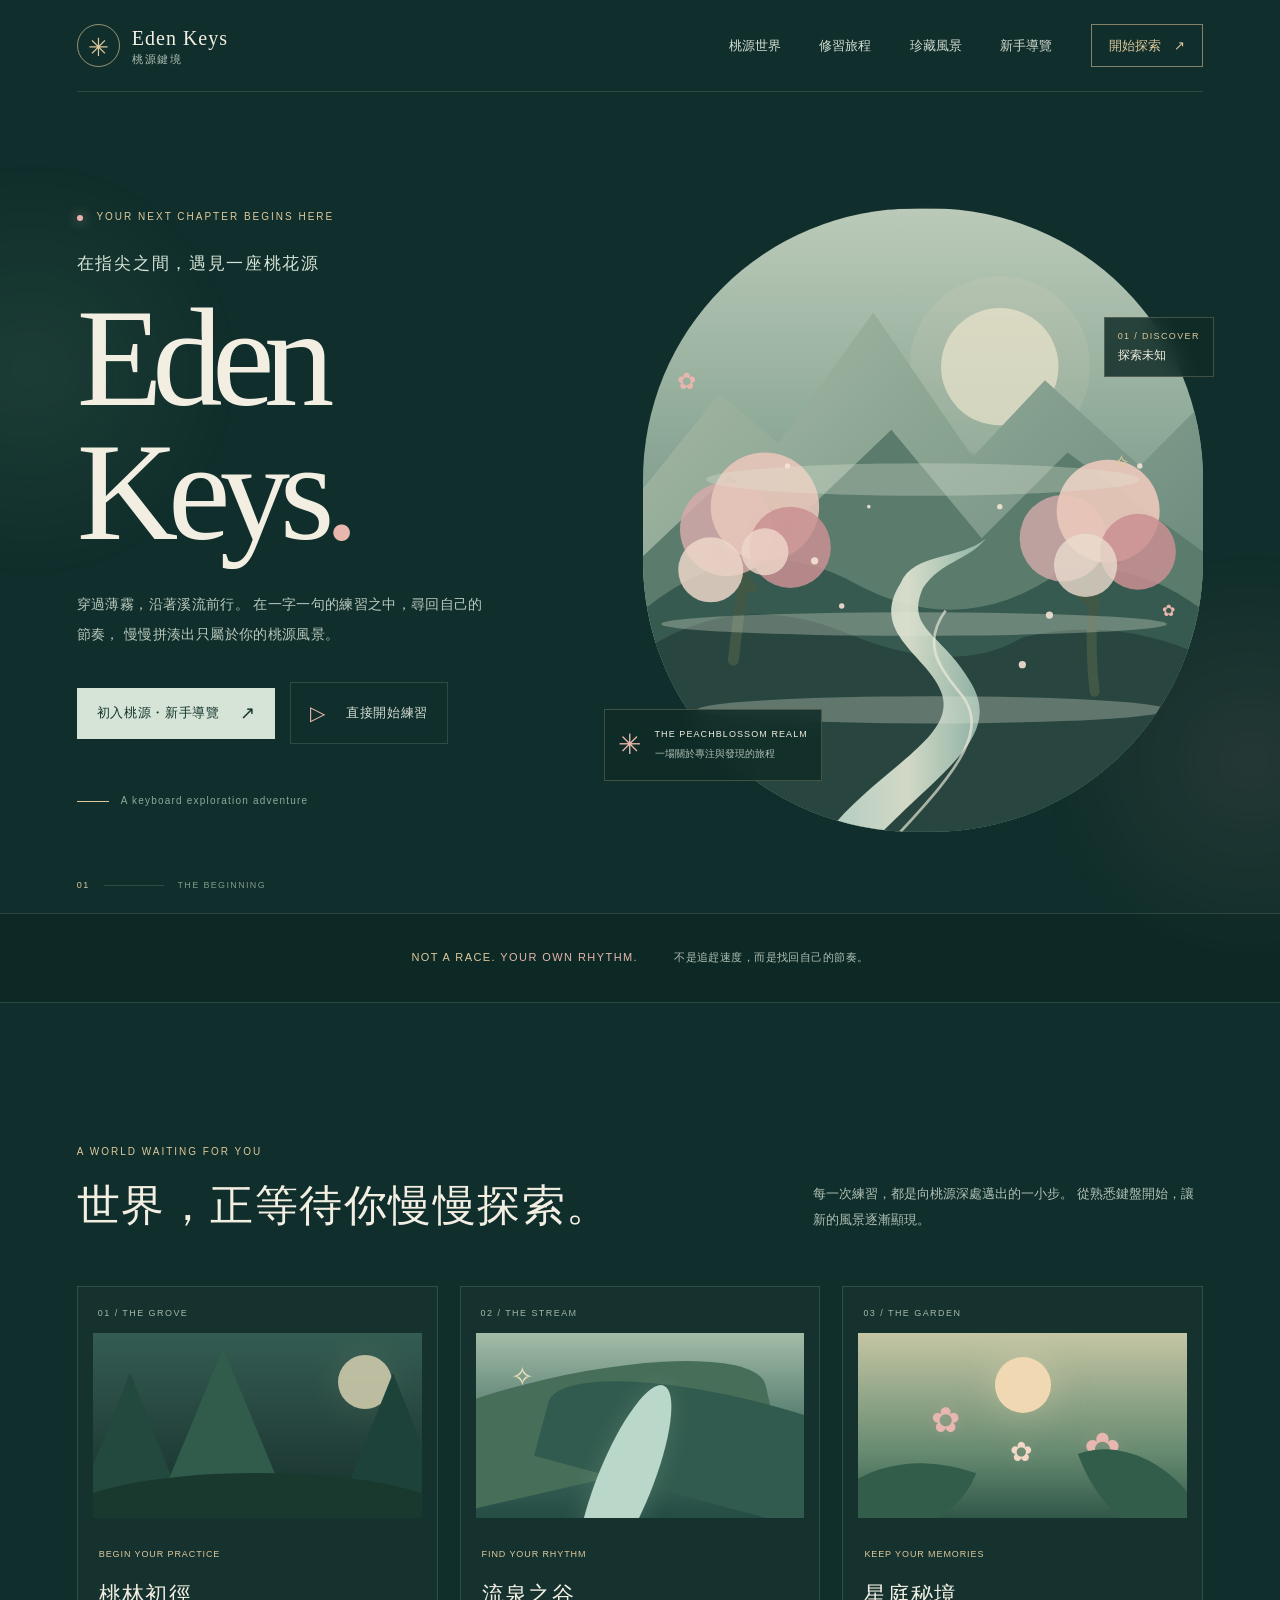
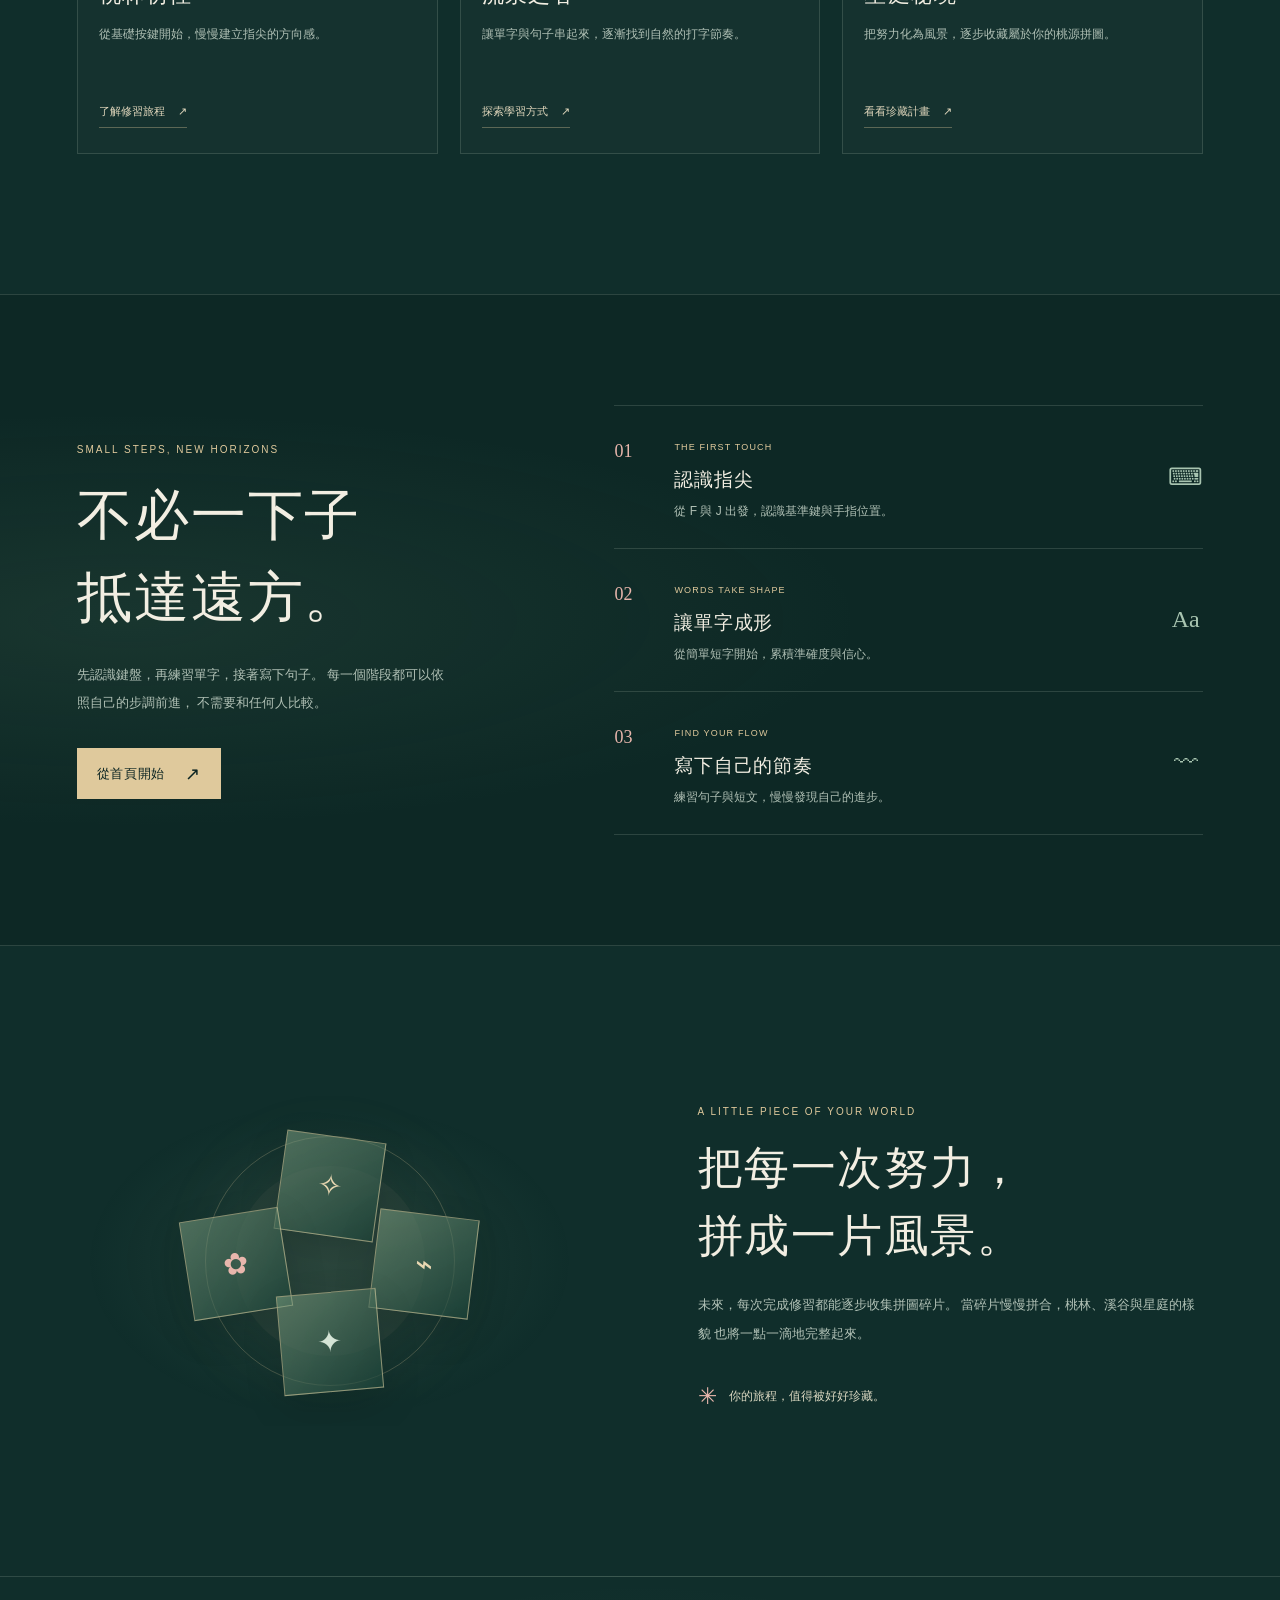
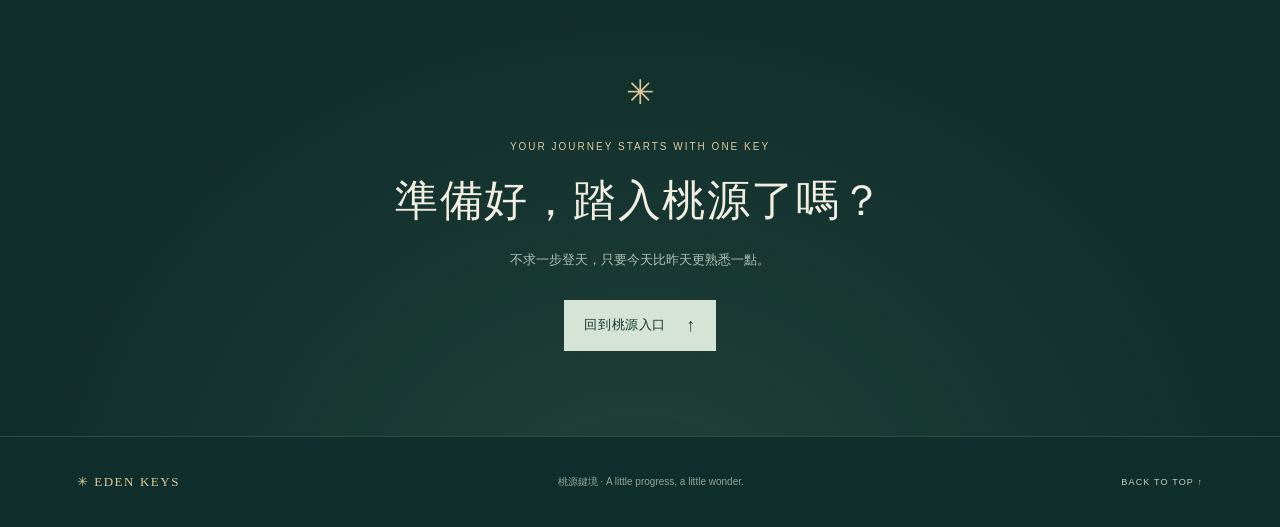
<file: index.html>
<!DOCTYPE html>
<html lang="zh-Hant">
<head>
  <meta charset="UTF-8">
  <meta name="viewport" content="width=device-width, initial-scale=1.0">

  <meta
    name="description"
    content="Eden Keys 桃源鍵境：在靜謐的桃源世界中探索英文打字，練習指法，收集屬於你的風景。"
  >

  <meta name="theme-color" content="#102e2b">

  <title>Eden Keys｜桃源鍵境</title>

  <link rel="stylesheet" href="css/style.css">
  <script src="js/main.js" defer></script>
</head>

<body>
  <div class="ambient ambient-one" aria-hidden="true"></div>
  <div class="ambient ambient-two" aria-hidden="true"></div>

  <header class="site-header">
    <a class="brand" href="#home" aria-label="Eden Keys 首頁">
      <span class="brand-mark" aria-hidden="true">✳</span>
      <span class="brand-copy">
        <strong>Eden Keys</strong>
        <small>桃源鍵境</small>
      </span>
    </a>

    <button
      class="menu-toggle"
      id="menu-toggle"
      type="button"
      aria-label="開啟導覽選單"
      aria-expanded="false"
      aria-controls="site-nav"
    >
      <span></span>
      <span></span>
      <span></span>
    </button>
    
<nav class="site-nav" id="site-nav" aria-label="主要導覽">
  <a href="#world">桃源世界</a>
  <a href="#journey">修習旅程</a>
  <a href="#collection">珍藏風景</a>
  <a href="onboarding.html">新手導覽</a>
  <a class="nav-cta" href="practice.html">開始探索 <span>↗</span></a>
</nav>

  </header>

  <main>
    <section class="hero section-shell" id="home">
      <div class="hero-copy">
        <div class="eyebrow">
          <span class="status-dot"></span>
          YOUR NEXT CHAPTER BEGINS HERE
        </div>

        <p class="hero-kicker">在指尖之間，遇見一座桃花源</p>

        <h1>
          Eden
          <span class="title-second-line">Keys<span class="title-period">.</span></span>
        </h1>

        <p class="hero-description">
          穿過薄霧，沿著溪流前行。
          在一字一句的練習之中，尋回自己的節奏，
          慢慢拼湊出只屬於你的桃源風景。
        </p>
        
         <div class="hero-actions" id="begin">
         <a class="button button-primary" href="onboarding.html">
         <span>初入桃源・新手導覽</span>
         <span class="button-arrow" aria-hidden="true">↗</span>
       </a>

         <a class="button button-quiet" href="practice.html">
            <span class="play-icon" aria-hidden="true">▷</span>
             直接開始練習
        </a>
        </div>

        <div class="hero-note">
          <span class="note-line"></span>
          <span>A keyboard exploration adventure</span>
        </div>
      </div>

      <div class="hero-art" aria-label="桃源意境插畫">
        <div class="art-orbit orbit-one"></div>
        <div class="art-orbit orbit-two"></div>

        <div class="moon"></div>

        <div class="art-label label-top">
          <span>01 / DISCOVER</span>
          <span>探索未知</span>
        </div>

        <svg
          class="landscape"
          viewBox="0 0 620 690"
          role="img"
          aria-label="青綠山谷、桃花樹與流向遠方的溪流"
          xmlns="http://www.w3.org/2000/svg"
        >
          <defs>
            <linearGradient id="sky" x1="0" y1="0" x2="0" y2="1">
              <stop offset="0%" stop-color="#b9cbb5" />
              <stop offset="50%" stop-color="#789e8a" />
              <stop offset="100%" stop-color="#315f56" />
            </linearGradient>

            <linearGradient id="mountain" x1="0" y1="0" x2="1" y2="1">
              <stop offset="0%" stop-color="#a4bca3" />
              <stop offset="100%" stop-color="#547f70" />
            </linearGradient>

            <linearGradient id="water" x1="0" y1="0" x2="1" y2="0">
              <stop offset="0%" stop-color="#b8d9cb" />
              <stop offset="50%" stop-color="#e0e6ce" />
              <stop offset="100%" stop-color="#8cb9a9" />
            </linearGradient>

            <clipPath id="art-clip">
              <rect x="0" y="0" width="620" height="690" rx="300" />
            </clipPath>
          </defs>

          <g clip-path="url(#art-clip)">
            <rect width="620" height="690" fill="url(#sky)" />

            <circle cx="395" cy="175" r="100" fill="#e5d9b7" opacity=".13" />
            <circle cx="395" cy="175" r="65" fill="#f3e9c9" opacity=".65" />

            <path
              d="M0 310 L85 205 L150 260 L255 115 L365 275
                 L445 190 L550 285 L620 215 L620 690 L0 690 Z"
              fill="url(#mountain)"
            />

            <path
              d="M0 385 L95 295 L165 350 L275 245 L375 365
                 L470 270 L620 380 L620 690 L0 690 Z"
              fill="#557e6b"
            />

            <path
              d="M0 445 Q115 350 235 415
                 T465 400 Q550 390 620 445
                 L620 690 L0 690 Z"
              fill="#315c50"
            />

            <path
              d="M0 490 Q105 420 225 470
                 T420 475 Q520 450 620 495
                 L620 690 L0 690 Z"
              fill="#23483f"
            />

            <path
              d="M265 690
                 C340 615 400 580 360 520
                 C330 470 290 465 310 420
                 C330 390 360 390 380 365
                 C350 390 300 380 285 415
                 C250 470 315 495 330 535
                 C350 585 260 620 205 690 Z"
              fill="url(#water)"
              opacity=".92"
            />

            <path
              d="M285 690
                 C350 620 385 575 350 535
                 C325 505 310 480 335 445"
              fill="none"
              stroke="#f1efd9"
              stroke-width="3"
              opacity=".65"
            />

            <g class="tree tree-left">
              <path
                d="M100 500 Q110 410 125 340
                   M120 420 L80 375 M119 395 L160 350"
                fill="none"
                stroke="#3e5944"
                stroke-width="12"
                stroke-linecap="round"
              />
              <circle cx="93" cy="355" r="52" fill="#dca9a9" opacity=".85" />
              <circle cx="135" cy="330" r="60" fill="#edc5b5" opacity=".9" />
              <circle cx="163" cy="375" r="45" fill="#d48d91" opacity=".85" />
              <circle cx="75" cy="400" r="36" fill="#f0d5c3" opacity=".85" />
              <circle cx="135" cy="380" r="26" fill="#f4d8c8" opacity=".8" />
            </g>

            <g class="tree tree-right">
              <path
                d="M500 535 Q490 450 510 365
                   M500 440 L460 405 M500 410 L545 370"
                fill="none"
                stroke="#3e5944"
                stroke-width="11"
                stroke-linecap="round"
              />
              <circle cx="465" cy="365" r="48" fill="#dca9a9" opacity=".8" />
              <circle cx="515" cy="335" r="57" fill="#f0c7b7" opacity=".92" />
              <circle cx="548" cy="380" r="42" fill="#d48d91" opacity=".85" />
              <circle cx="490" cy="395" r="35" fill="#eddbcb" opacity=".8" />
            </g>

            <g fill="#f7e3d0" opacity=".9">
              <circle cx="190" cy="390" r="4" />
              <circle cx="220" cy="440" r="3" />
              <circle cx="450" cy="450" r="4" />
              <circle cx="395" cy="330" r="3" />
              <circle cx="160" cy="285" r="3" />
              <circle cx="420" cy="505" r="4" />
              <circle cx="250" cy="330" r="2" />
              <circle cx="550" cy="285" r="3" />
            </g>

            <g fill="#e3e7d4" opacity=".3">
              <ellipse cx="310" cy="300" rx="240" ry="18" />
              <ellipse cx="300" cy="460" rx="280" ry="13" />
              <ellipse cx="320" cy="555" rx="260" ry="15" />
            </g>
          </g>
        </svg>

        <div class="art-label label-bottom">
          <span class="label-symbol">✳</span>
          <span>
            <strong>THE PEACHBLOSSOM REALM</strong>
            <small>一場關於專注與發現的旅程</small>
          </span>
        </div>

        <span class="floating-petal petal-one" aria-hidden="true">✿</span>
        <span class="floating-petal petal-two" aria-hidden="true">✿</span>
        <span class="floating-petal petal-three" aria-hidden="true">✧</span>
      </div>

      <div class="hero-index">
        <span>01</span>
        <span class="index-rule"></span>
        <span>THE BEGINNING</span>
      </div>
    </section>

    <section class="intro-strip">
      <p>NOT A RACE. <span>YOUR OWN RHYTHM.</span></p>
      <p>不是追趕速度，而是找回自己的節奏。</p>
    </section>

    <section class="world-section section-shell" id="world">
      <div class="section-heading">
        <div>
          <p class="eyebrow">A WORLD WAITING FOR YOU</p>
          <h2>世界，正等待你慢慢探索。</h2>
        </div>

        <p class="section-description">
          每一次練習，都是向桃源深處邁出的一小步。
          從熟悉鍵盤開始，讓新的風景逐漸顯現。
        </p>
      </div>

      <div class="world-grid">
        <article class="world-card card-forest">
          <div class="card-number">01 / THE GROVE</div>
          <div class="card-art forest-art" aria-hidden="true">
            <span class="forest-moon"></span>
            <span class="forest-tree tree-a"></span>
            <span class="forest-tree tree-b"></span>
            <span class="forest-tree tree-c"></span>
            <span class="forest-ground"></span>
          </div>
          <div class="card-content">
            <span class="card-tag">BEGIN YOUR PRACTICE</span>
            <h3>桃林初徑</h3>
            <p>從基礎按鍵開始，慢慢建立指尖的方向感。</p>
            <a href="#journey" class="text-link">了解修習旅程 <span>↗</span></a>
          </div>
        </article>

        <article class="world-card card-river">
          <div class="card-number">02 / THE STREAM</div>
          <div class="card-art river-art" aria-hidden="true">
            <span class="river-hill hill-a"></span>
            <span class="river-hill hill-b"></span>
            <span class="river-path"></span>
            <span class="river-star">✧</span>
          </div>
          <div class="card-content">
            <span class="card-tag">FIND YOUR RHYTHM</span>
            <h3>流泉之谷</h3>
            <p>讓單字與句子串起來，逐漸找到自然的打字節奏。</p>
            <a href="#journey" class="text-link">探索學習方式 <span>↗</span></a>
          </div>
        </article>

        <article class="world-card card-garden">
          <div class="card-number">03 / THE GARDEN</div>
          <div class="card-art garden-art" aria-hidden="true">
            <span class="garden-sun"></span>
            <span class="garden-flower flower-a">✿</span>
            <span class="garden-flower flower-b">✿</span>
            <span class="garden-flower flower-c">✿</span>
            <span class="garden-leaf leaf-a"></span>
            <span class="garden-leaf leaf-b"></span>
          </div>
          <div class="card-content">
            <span class="card-tag">KEEP YOUR MEMORIES</span>
            <h3>星庭秘境</h3>
            <p>把努力化為風景，逐步收藏屬於你的桃源拼圖。</p>
            <a href="#collection" class="text-link">看看珍藏計畫 <span>↗</span></a>
          </div>
        </article>
      </div>
    </section>

    <section class="journey-section" id="journey">
      <div class="section-shell journey-layout">
        <div class="journey-copy">
          <p class="eyebrow">SMALL STEPS, NEW HORIZONS</p>
          <h2>不必一下子<br>抵達遠方。</h2>
          <p>
            先認識鍵盤，再練習單字，接著寫下句子。
            每一個階段都可以依照自己的步調前進，
            不需要和任何人比較。
          </p>
          <a class="button button-light" href="#begin">
            從首頁開始 <span class="button-arrow">↗</span>
          </a>
        </div>

        <div class="journey-steps">
          <article class="step-item">
            <span class="step-number">01</span>
            <div>
              <span class="step-label">THE FIRST TOUCH</span>
              <h3>認識指尖</h3>
              <p>從 F 與 J 出發，認識基準鍵與手指位置。</p>
            </div>
            <span class="step-icon" aria-hidden="true">⌨</span>
          </article>

          <article class="step-item">
            <span class="step-number">02</span>
            <div>
              <span class="step-label">WORDS TAKE SHAPE</span>
              <h3>讓單字成形</h3>
              <p>從簡單短字開始，累積準確度與信心。</p>
            </div>
            <span class="step-icon" aria-hidden="true">Aa</span>
          </article>

          <article class="step-item">
            <span class="step-number">03</span>
            <div>
              <span class="step-label">FIND YOUR FLOW</span>
              <h3>寫下自己的節奏</h3>
              <p>練習句子與短文，慢慢發現自己的進步。</p>
            </div>
            <span class="step-icon" aria-hidden="true">〰</span>
          </article>
        </div>
      </div>
    </section>

    <section class="collection-section section-shell" id="collection">
      <div class="collection-art" aria-hidden="true">
        <div class="collection-glow"></div>
        <div class="puzzle puzzle-one">✧</div>
        <div class="puzzle puzzle-two">✿</div>
        <div class="puzzle puzzle-three">⌁</div>
        <div class="puzzle puzzle-four">✦</div>
        <div class="collection-ring"></div>
      </div>

      <div class="collection-copy">
        <p class="eyebrow">A LITTLE PIECE OF YOUR WORLD</p>
        <h2>把每一次努力，<br>拼成一片風景。</h2>
        <p>
          未來，每次完成修習都能逐步收集拼圖碎片。
          當碎片慢慢拼合，桃林、溪谷與星庭的樣貌
          也將一點一滴地完整起來。
        </p>
        <div class="collection-note">
          <span class="note-star">✳</span>
          <span>你的旅程，值得被好好珍藏。</span>
        </div>
      </div>
    </section>

    <section class="final-cta">
      <div class="cta-inner">
        <span class="cta-symbol" aria-hidden="true">✳</span>
        <p class="eyebrow">YOUR JOURNEY STARTS WITH ONE KEY</p>
        <h2>準備好，踏入桃源了嗎？</h2>
        <p>不求一步登天，只要今天比昨天更熟悉一點。</p>
        <a class="button button-primary" href="#home">
          回到桃源入口 <span class="button-arrow">↑</span>
        </a>
      </div>
    </section>
  </main>

  <footer class="site-footer">
    <a class="footer-brand" href="#home">✳ EDEN KEYS</a>
    <p>桃源鍵境 · A little progress, a little wonder.</p>
    <a href="#home" class="back-top">BACK TO TOP ↑</a>
  </footer>

  <div class="toast" id="toast" role="status" aria-live="polite"></div>
</body>
</html>
</file>
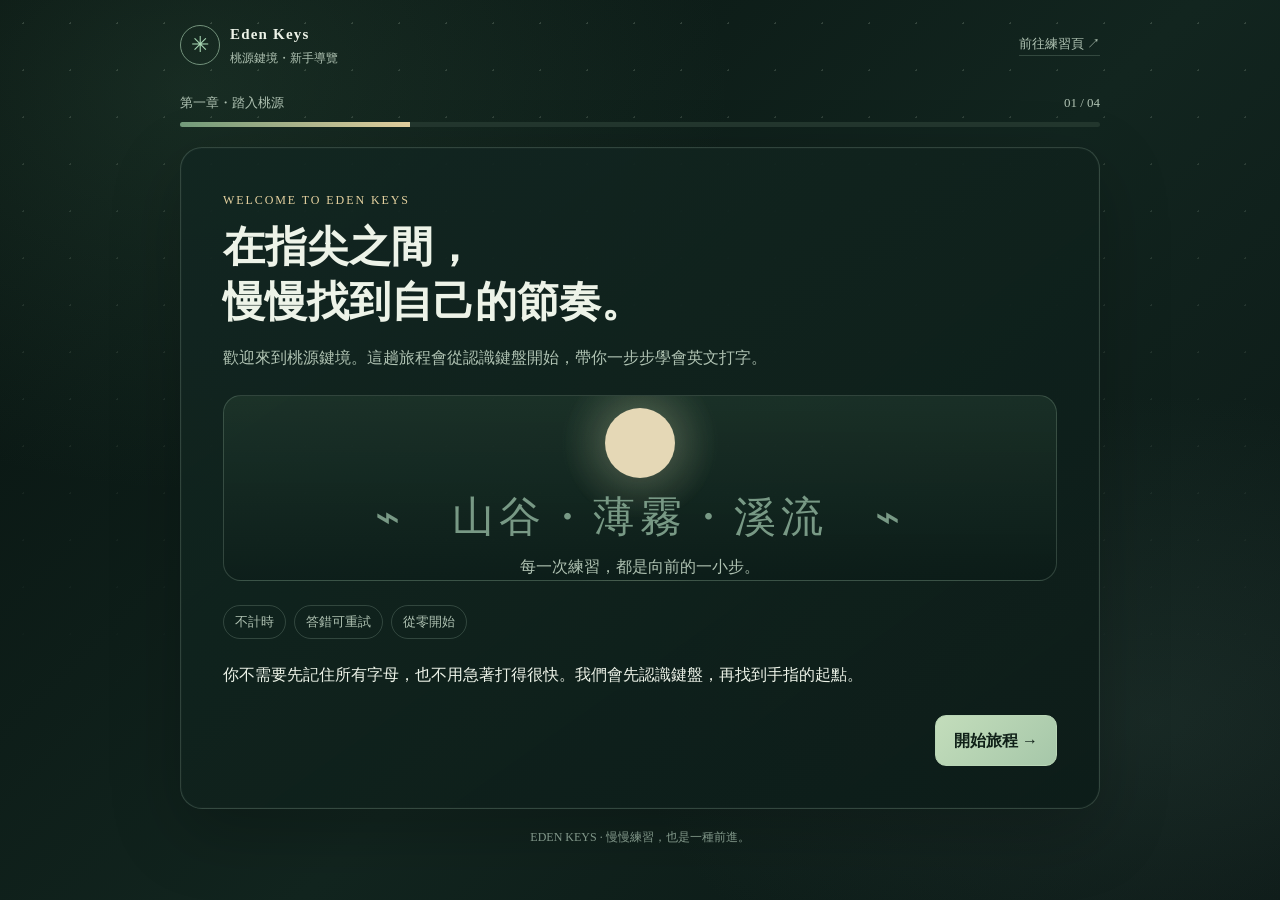
<file: onboarding.html>
<!DOCTYPE html>
<html lang="zh-Hant">
<head>
  <meta charset="UTF-8">
  <meta name="viewport" content="width=device-width, initial-scale=1.0">
  <meta name="theme-color" content="#102e2b">
  <title>新手導覽｜Eden Keys 桃源鍵境</title>
  <style>
    :root {
      color-scheme: dark;
      --bg: #081411;
      --panel: rgba(18, 38, 33, .92);
      --panel-soft: rgba(31, 58, 49, .72);
      --line: rgba(190, 218, 193, .2);
      --text: #edf3e8;
      --muted: #afc2b2;
      --mint: #a8d7b4;
      --gold: #e5d2a0;
      --rose: #e9b9b1;
      --blue: #b8d7df;
    }
    * { box-sizing: border-box; }
    body {
      margin: 0;
      min-height: 100vh;
      color: var(--text);
      font-family: "DFKai-SB", "BiauKai", "KaiTi", "標楷體", serif;
      background:
        radial-gradient(ellipse at 15% 10%, rgba(71, 116, 88, .23), transparent 35%),
        radial-gradient(ellipse at 90% 80%, rgba(67, 94, 86, .22), transparent 32%),
        linear-gradient(135deg, #07120f, #12251f 55%, #0b1715);
      line-height: 1.7;
    }
    body::before {
      content: "";
      position: fixed; inset: 0; pointer-events: none; opacity: .18;
      background-image: radial-gradient(#d7e8d2 1px, transparent 1px);
      background-size: 47px 47px;
      mask-image: linear-gradient(to bottom, black, transparent 80%);
    }
    a { color: inherit; }
    button { font: inherit; cursor: pointer; }
    .shell { width: min(920px, calc(100% - 32px)); margin: 0 auto; padding: 22px 0 40px; position: relative; }
    header { display:flex; justify-content:space-between; align-items:center; gap:12px; margin-bottom:24px; }
    .brand { display:flex; align-items:center; gap:10px; text-decoration:none; }
    .brand-mark { display:grid; place-items:center; width:40px; height:40px; border:1px solid #73927c; border-radius:50%; color:var(--mint); font-size:22px; }
    .brand strong { display:block; letter-spacing:.08em; font-size:15px; }
    .brand small { display:block; color:var(--muted); font-size:12px; }
    .exit-link { color:var(--muted); font-size:13px; text-decoration:none; border-bottom:1px solid var(--line); }
    .progress-wrap { margin-bottom:20px; }
    .progress-meta { display:flex; justify-content:space-between; gap:10px; color:var(--muted); font-size:13px; margin-bottom:8px; }
    .progress-track { height:5px; border-radius:99px; background:#23372e; overflow:hidden; }
    .progress-fill { height:100%; width:25%; background:linear-gradient(90deg,#739c7b,var(--gold)); transition:width .25s ease; }
    .panel { background:linear-gradient(145deg, var(--panel), rgba(13, 29, 25, .96)); border:1px solid var(--line); border-radius:22px; padding:clamp(20px, 5vw, 42px); box-shadow:0 24px 70px rgba(0,0,0,.22), inset 0 0 0 1px rgba(255,255,255,.018); }
    .eyebrow { color:var(--gold); font-size:12px; letter-spacing:.16em; text-transform:uppercase; margin-bottom:10px; }
    h1 { font-size:clamp(28px, 5vw, 42px); line-height:1.3; margin:0 0 14px; font-weight:600; }
    h2 { font-size:22px; margin:0 0 8px; }
    p { margin:8px 0 14px; }
    .muted { color:var(--muted); }
    .welcome-art { min-height:180px; border:1px solid var(--line); border-radius:18px; margin:24px 0; display:grid; place-items:center; text-align:center; overflow:hidden; background:radial-gradient(circle at 50% 25%,rgba(196,213,161,.22),transparent 18%),linear-gradient(180deg,rgba(79,119,89,.18),rgba(9,22,18,.25)); }
    .moon { width:70px; height:70px; border-radius:50%; background:#e5d8b6; box-shadow:0 0 45px rgba(229,216,182,.22); margin:12px auto 4px; }
    .mountains { color:#789985; font-size:clamp(22px,5vw,42px); letter-spacing:.12em; }
    .steps { display:flex; gap:8px; flex-wrap:wrap; margin:22px 0; }
    .pill { border:1px solid var(--line); border-radius:999px; padding:5px 11px; color:var(--muted); font-size:13px; }
    .btn-row { display:flex; justify-content:space-between; gap:12px; margin-top:26px; flex-wrap:wrap; }
    .btn { border:1px solid #577661; background:rgba(102,146,112,.15); color:var(--text); padding:11px 18px; border-radius:11px; min-height:46px; }
    .btn.primary { color:#102018; border-color:#b8d5b5; background:linear-gradient(135deg,#c3ddbb,#a6c7a9); font-weight:700; }
    .btn:disabled { opacity:.35; cursor:not-allowed; }
    .btn:focus-visible, .key:focus-visible, .row-btn:focus-visible { outline:2px solid var(--gold); outline-offset:3px; }
    .keyboard { display:grid; gap:7px; margin:22px 0; }
    .key-row { display:flex; justify-content:center; gap:5px; }
    .key { min-width:0; flex:1; max-width:62px; min-height:48px; border:1px solid #53685a; border-radius:8px; background:linear-gradient(180deg,#263a30,#172820); color:#e7eee3; box-shadow:0 3px 0 #09130f; font-family:Arial,sans-serif; font-size:clamp(12px,2.8vw,17px); }
    .key.active-row { border-color:#b3d6ad; background:linear-gradient(180deg,#3d6148,#263e30); color:#eaffdf; }
    .key.target { border-color:#e5d2a0; background:linear-gradient(180deg,#6d6241,#3b392a); color:#fff0bd; box-shadow:0 0 0 2px rgba(229,210,160,.12),0 3px 0 #09130f; }
    .key.correct { border-color:#a8d7b4; background:#345844; }
    .row-tools { display:flex; justify-content:center; gap:8px; flex-wrap:wrap; margin:12px 0; }
    .row-btn { border:1px solid var(--line); background:rgba(255,255,255,.035); color:var(--muted); border-radius:9px; padding:7px 12px; }
    .row-btn.selected { border-color:var(--mint); color:var(--text); background:rgba(168,215,180,.12); }
    .target-box { text-align:center; padding:18px; border:1px solid var(--line); border-radius:16px; background:rgba(3,12,9,.26); margin:18px 0; }
    .target-letter { font-family:Arial,sans-serif; font-weight:700; font-size:clamp(54px,12vw,78px); line-height:1.25; color:var(--gold); }
    .feedback { min-height:30px; color:var(--muted); text-align:center; margin:12px 0 0; }
    .feedback.good { color:var(--mint); }
    .feedback.try { color:var(--rose); }
    .callout { border-left:3px solid #8db49a; padding:10px 14px; background:rgba(141,180,154,.08); color:#d6e4d7; border-radius:0 10px 10px 0; margin:16px 0; }
    .finger-grid { display:grid; grid-template-columns:1fr 1fr; gap:12px; margin:18px 0; }
    .finger-card { border:1px solid var(--line); background:rgba(255,255,255,.025); border-radius:14px; padding:14px; }
    .finger-card strong { color:var(--gold); }
    .summary { border:1px solid var(--line); border-radius:14px; padding:16px; margin:20px 0; background:rgba(255,255,255,.025); }
    .summary ul { margin:8px 0 0; padding-left:22px; }
    .hidden { display:none !important; }
    footer { text-align:center; color:#819789; font-size:12px; margin-top:18px; }
    @media(max-width:560px) {
      .shell { width:min(100% - 20px, 920px); padding-top:14px; }
      header { margin-bottom:18px; }
      .panel { border-radius:17px; padding:20px 16px; }
      .key-row { gap:3px; }
      .key { min-height:42px; border-radius:6px; }
      .finger-grid { grid-template-columns:1fr; }
      .btn-row .btn { flex:1; }
    }
  </style>
</head>
<body>
  <div class="shell">
    <header>
      <a class="brand" href="index.html">
        <span class="brand-mark" aria-hidden="true">✳</span>
        <span><strong>Eden Keys</strong><small>桃源鍵境・新手導覽</small></span>
      </a>
      <a class="exit-link" href="practice.html">前往練習頁 ↗</a>
    </header>

    <div class="progress-wrap" aria-label="導覽進度">
      <div class="progress-meta"><span id="step-label">第一章・踏入桃源</span><span id="step-count">01 / 04</span></div>
      <div class="progress-track"><div class="progress-fill" id="progress-fill"></div></div>
    </div>

    <main class="panel">
      <section class="screen" data-screen="0">
        <div class="eyebrow">WELCOME TO EDEN KEYS</div>
        <h1>在指尖之間，<br>慢慢找到自己的節奏。</h1>
        <p class="muted">歡迎來到桃源鍵境。這趟旅程會從認識鍵盤開始，帶你一步步學會英文打字。</p>
        <div class="welcome-art" aria-label="桃源山谷意境">
          <div><div class="moon"></div><div class="mountains">⌁　山谷・薄霧・溪流　⌁</div><div class="muted">每一次練習，都是向前的一小步。</div></div>
        </div>
        <div class="steps"><span class="pill">不計時</span><span class="pill">答錯可重試</span><span class="pill">從零開始</span></div>
        <p>你不需要先記住所有字母，也不用急著打得很快。我們會先認識鍵盤，再找到手指的起點。</p>
        <div class="btn-row"><span></span><button class="btn primary" data-next>開始旅程 →</button></div>
      </section>

      <section class="screen hidden" data-screen="1">
        <div class="eyebrow">01 / DISCOVER THE KEYBOARD</div>
        <h1>先認識你的鍵盤</h1>
        <p class="muted">英文鍵盤的字母不是按照 A、B、C 排列的。先看看它們分成哪三排，不必一次全部背起來。</p>
        <div class="row-tools" aria-label="選擇要觀察的鍵盤列">
          <button class="row-btn" data-row="top">上排 Q–P</button>
          <button class="row-btn selected" data-row="home">中排 A–L</button>
          <button class="row-btn" data-row="bottom">下排 Z–M</button>
        </div>
        <div class="keyboard" id="recognition-keyboard" aria-label="英文鍵盤字母示意">
          <div class="key-row" data-key-row="top"></div>
          <div class="key-row" data-key-row="home"></div>
          <div class="key-row" data-key-row="bottom"></div>
        </div>
        <div class="callout" id="row-explanation">中排是 A、S、D、F、G、H、J、K、L。之後我們會先從這一排開始練習。</div>
        <div class="target-box">
          <div class="muted" id="recognition-prompt">小試身手 1 / 5：請按下 A</div>
          <div class="target-letter" id="recognition-target">A</div>
          <p class="muted">請按實體鍵盤上的按鍵；答錯可以再試一次。</p>
          <div class="feedback" id="recognition-feedback" aria-live="polite">準備好就按 A。</div>
        </div>
        <div class="btn-row"><button class="btn" data-prev>← 上一步</button><button class="btn primary" id="to-fingers" disabled>認識定位點 →</button></div>
      </section>

      <section class="screen hidden" data-screen="2">
        <div class="eyebrow">02 / FIND YOUR HOME</div>
        <h1>找到你的定位點</h1>
        <p class="muted">F 和 J 通常有小小的凸點，讓你不用一直低頭看鍵盤，也能摸到中排的位置。</p>
        <div class="finger-grid">
          <div class="finger-card"><strong>左手食指</strong><div>找到 <b>F</b>，輕輕摸摸按鍵上的凸點。</div></div>
          <div class="finger-card"><strong>右手食指</strong><div>找到 <b>J</b>，感受它的定位凸點。</div></div>
        </div>
        <div class="keyboard" id="finger-keyboard" aria-label="F 和 J 定位鍵盤">
          <div class="key-row" data-finger-row="top"></div>
          <div class="key-row" data-finger-row="home"></div>
          <div class="key-row" data-finger-row="bottom"></div>
        </div>
        <div class="target-box">
          <div class="muted" id="finger-prompt">第一步：請按下 F</div>
          <div class="target-letter" id="finger-target">F</div>
          <div class="feedback" id="finger-feedback" aria-live="polite">先找到按鍵，再按兩次。</div>
        </div>
        <div class="callout">小提醒：網站能辨認你按了哪個鍵，但無法知道你實際用了哪根手指。請依照提示自行練習手指位置。</div>
        <div class="btn-row"><button class="btn" data-prev>← 上一步</button><button class="btn primary" id="to-first-letters" disabled>試試第一批字母 →</button></div>
      </section>

      <section class="screen hidden" data-screen="3">
        <div class="eyebrow">03 / YOUR FIRST LETTERS</div>
        <h1>試著按下第一個字母</h1>
        <p class="muted">接下來練習中排的幾個字母。先看提示，再慢慢找到按鍵；這段練習不計時，也不會影響正式成績。</p>
        <div class="keyboard" id="first-keyboard" aria-label="中排字母練習鍵盤">
          <div class="key-row" data-first-row="top"></div>
          <div class="key-row" data-first-row="home"></div>
          <div class="key-row" data-first-row="bottom"></div>
        </div>
        <div class="target-box">
          <div class="muted" id="first-prompt">練習 1 / 9</div>
          <div class="target-letter" id="first-target">F</div>
          <p class="muted" id="first-hint">提示：試著用左手食指。</p>
          <div class="feedback" id="first-feedback" aria-live="polite">請按下 F。</div>
        </div>
        <div class="btn-row"><button class="btn" data-prev>← 上一步</button><button class="btn primary hidden" id="finish-onboarding">完成導覽，進入森林初探 →</button></div>
      </section>
    </main>
    <footer>EDEN KEYS · 慢慢練習，也是一種前進。</footer>
  </div>

  <script>
    (() => {
      const screens = [...document.querySelectorAll(".screen")];
      const stepLabel = document.getElementById("step-label");
      const stepCount = document.getElementById("step-count");
      const progressFill = document.getElementById("progress-fill");
      const titles = ["第一章・踏入桃源", "第二章・認識鍵盤", "第三章・找到定位", "第四章・初次練習"];
      let currentScreen = 0;
      let recognitionIndex = 0;
      let fingerIndex = 0;
      let firstIndex = 0;
      let rowSelected = "home";
      const recognitionSequence = ["A", "F", "J", "K", "D"];
      const fingerSequence = ["F", "F", "J", "J"];
      const firstSequence = ["F", "J", "D", "K", "A", "L", "S", "G", "H"];
      const fingerCounts = {F: 0, J: 0};
      const rowKeys = {
        top: "QWERTYUIOP".split(""),
        home: "ASDFGHJKL".split(""),
        bottom: "ZXCVBNM".split("")
      };
      const fingerNames = {F:"左手食指", J:"右手食指", D:"左手中指", K:"右手中指", A:"左手小指", L:"右手無名指", S:"左手無名指", G:"左手食指", H:"右手食指"};

      function renderKeyboard(containerId, rowAttr, activeRow = "home") {
        const container = document.getElementById(containerId);
        Object.keys(rowKeys).forEach(row => {
          const rowEl = container.querySelector(`[${rowAttr}="${row}"]`);
          rowEl.innerHTML = "";
          rowKeys[row].forEach(letter => {
            const key = document.createElement("div");
            key.className = "key";
            key.textContent = letter;
            key.dataset.letter = letter;
            if (row === activeRow) key.classList.add("active-row");
            if (letter === "F" || letter === "J") key.title = "定位鍵";
            rowEl.appendChild(key);
          });
        });
      }
      renderKeyboard("recognition-keyboard", "data-key-row");
      renderKeyboard("finger-keyboard", "data-finger-row");
      renderKeyboard("first-keyboard", "data-first-row");

      function setTarget(containerId, letter, rowAttr) {
        const container = document.getElementById(containerId);
        container.querySelectorAll(".key").forEach(key => {
          key.classList.toggle("target", key.dataset.letter === letter);
          key.classList.remove("correct");
        });
      }
      function showScreen(index) {
        currentScreen = Math.max(0, Math.min(3, index));
        screens.forEach((screen, i) => screen.classList.toggle("hidden", i !== currentScreen));
        stepLabel.textContent = titles[currentScreen];
        stepCount.textContent = `0${currentScreen + 1} / 04`;
        progressFill.style.width = `${(currentScreen + 1) * 25}%`;
        window.scrollTo({top: 0, behavior: "smooth"});
      }
      document.querySelectorAll("[data-next]").forEach(button => button.addEventListener("click", () => showScreen(currentScreen + 1)));
      document.querySelectorAll("[data-prev]").forEach(button => button.addEventListener("click", () => showScreen(currentScreen - 1)));

      const rowExplanations = {
        top: "上排是 Q、W、E、R、T、Y、U、I、O、P。先知道它們在中排上方即可，不用立刻背起來。",
        home: "中排是 A、S、D、F、G、H、J、K、L。之後我們會先從這一排開始練習。",
        bottom: "下排是 Z、X、C、V、B、N、M。現在先認識它的位置，之後的關卡再慢慢學。"
      };
      document.querySelectorAll("[data-row]").forEach(button => {
        button.addEventListener("click", () => {
          rowSelected = button.dataset.row;
          document.querySelectorAll("[data-row]").forEach(b => b.classList.toggle("selected", b === button));
          document.getElementById("row-explanation").textContent = rowExplanations[rowSelected];
          const kb = document.getElementById("recognition-keyboard");
          kb.querySelectorAll(".key").forEach(key => key.classList.toggle("active-row", rowKeys[rowSelected].includes(key.dataset.letter)));
        });
      });
      function updateRecognition() {
        const target = recognitionSequence[recognitionIndex];
        document.getElementById("recognition-prompt").textContent = `小試身手 ${recognitionIndex + 1} / ${recognitionSequence.length}：請按下 ${target}`;
        document.getElementById("recognition-target").textContent = target;
        document.getElementById("recognition-feedback").textContent = `找到 ${target}，再按下實體鍵盤上的按鍵。`;
        setTarget("recognition-keyboard", target, "data-key-row");
      }
      updateRecognition();

      function updateFinger() {
        const target = fingerSequence[fingerIndex];
        document.getElementById("finger-prompt").textContent = `定位練習 ${fingerIndex + 1} / ${fingerSequence.length}：請按下 ${target}`;
        document.getElementById("finger-target").textContent = target;
        document.getElementById("finger-feedback").textContent = `請找到 ${target}，再按下兩次練習定位。`;
        setTarget("finger-keyboard", target, "data-finger-row");
      }
      updateFinger();

      function updateFirst() {
        const target = firstSequence[firstIndex];
        document.getElementById("first-prompt").textContent = `練習 ${firstIndex + 1} / ${firstSequence.length}`;
        document.getElementById("first-target").textContent = target;
        document.getElementById("first-hint").textContent = `提示：${fingerNames[target] || "找到對應按鍵"}。慢慢來，不用計時。`;
        document.getElementById("first-feedback").textContent = `請按下 ${target}。`;
        setTarget("first-keyboard", target, "data-first-row");
      }
      updateFirst();

      document.addEventListener("keydown", event => {
        if (event.ctrlKey || event.altKey || event.metaKey || event.repeat) return;
        const key = event.key.length === 1 ? event.key.toUpperCase() : "";
        if (!/^[A-Z]$/.test(key)) return;
        if (currentScreen === 1) {
          const feedback = document.getElementById("recognition-feedback");
          if (key !== recognitionSequence[recognitionIndex]) {
            feedback.textContent = `沒關係，再找找 ${recognitionSequence[recognitionIndex]}。`;
            feedback.className = "feedback try";
            return;
          }
          document.querySelector(`#recognition-keyboard [data-letter="${key}"]`)?.classList.add("correct");
          recognitionIndex++;
          if (recognitionIndex >= recognitionSequence.length) {
            document.getElementById("recognition-prompt").textContent = "鍵盤初體驗完成！";
            document.getElementById("recognition-target").textContent = "✓";
            feedback.textContent = "做得好！你已經找到幾個常用按鍵。";
            feedback.className = "feedback good";
            document.getElementById("to-fingers").disabled = false;
          } else {
            feedback.textContent = "正確！繼續下一個字母。";
            feedback.className = "feedback good";
            updateRecognition();
          }
        } else if (currentScreen === 2) {
          const target = fingerSequence[fingerIndex];
          const feedback = document.getElementById("finger-feedback");
          if (key !== target) {
            feedback.textContent = `再試一次，這一步要找的是 ${target}。`;
            feedback.className = "feedback try";
            return;
          }
          fingerCounts[target]++;
          fingerIndex++;
          if (fingerIndex >= fingerSequence.length) {
            document.getElementById("finger-prompt").textContent = "定位練習完成！";
            document.getElementById("finger-target").textContent = "✓";
            feedback.textContent = "很好！記得讓左手食指回到 F，右手食指回到 J。";
            feedback.className = "feedback good";
            document.getElementById("to-first-letters").disabled = false;
          } else {
            feedback.textContent = "找到了！再跟著下一個提示練習。";
            feedback.className = "feedback good";
            updateFinger();
          }
        } else if (currentScreen === 3 && firstIndex < firstSequence.length) {
          const target = firstSequence[firstIndex];
          const feedback = document.getElementById("first-feedback");
          if (key !== target) {
            feedback.textContent = `沒關係，再找找 ${target}。你可以看上方提示。`;
            feedback.className = "feedback try";
            return;
          }
          document.querySelector(`#first-keyboard [data-letter="${key}"]`)?.classList.add("correct");
          firstIndex++;
          if (firstIndex >= firstSequence.length) {
            document.getElementById("first-prompt").textContent = "新手練習完成";
            document.getElementById("first-target").textContent = "✓";
            document.getElementById("first-hint").textContent = "你已經完成第一批字母的練習。";
            feedback.textContent = "太好了！準備好進入森林初探了。";
            feedback.className = "feedback good";
            document.getElementById("finish-onboarding").classList.remove("hidden");
          } else {
            feedback.textContent = "正確！慢慢來，繼續下一個。";
            feedback.className = "feedback good";
            updateFirst();
          }
        }
      });

      document.getElementById("to-fingers").addEventListener("click", () => showScreen(2));
      document.getElementById("to-first-letters").addEventListener("click", () => showScreen(3));
      document.getElementById("finish-onboarding").addEventListener("click", () => {
      localStorage.setItem("edenKeysOnboardingCompleted", "true");
      window.location.href = "practice.html";
    });

    })();
  </script>
</body>
</html>
</file>
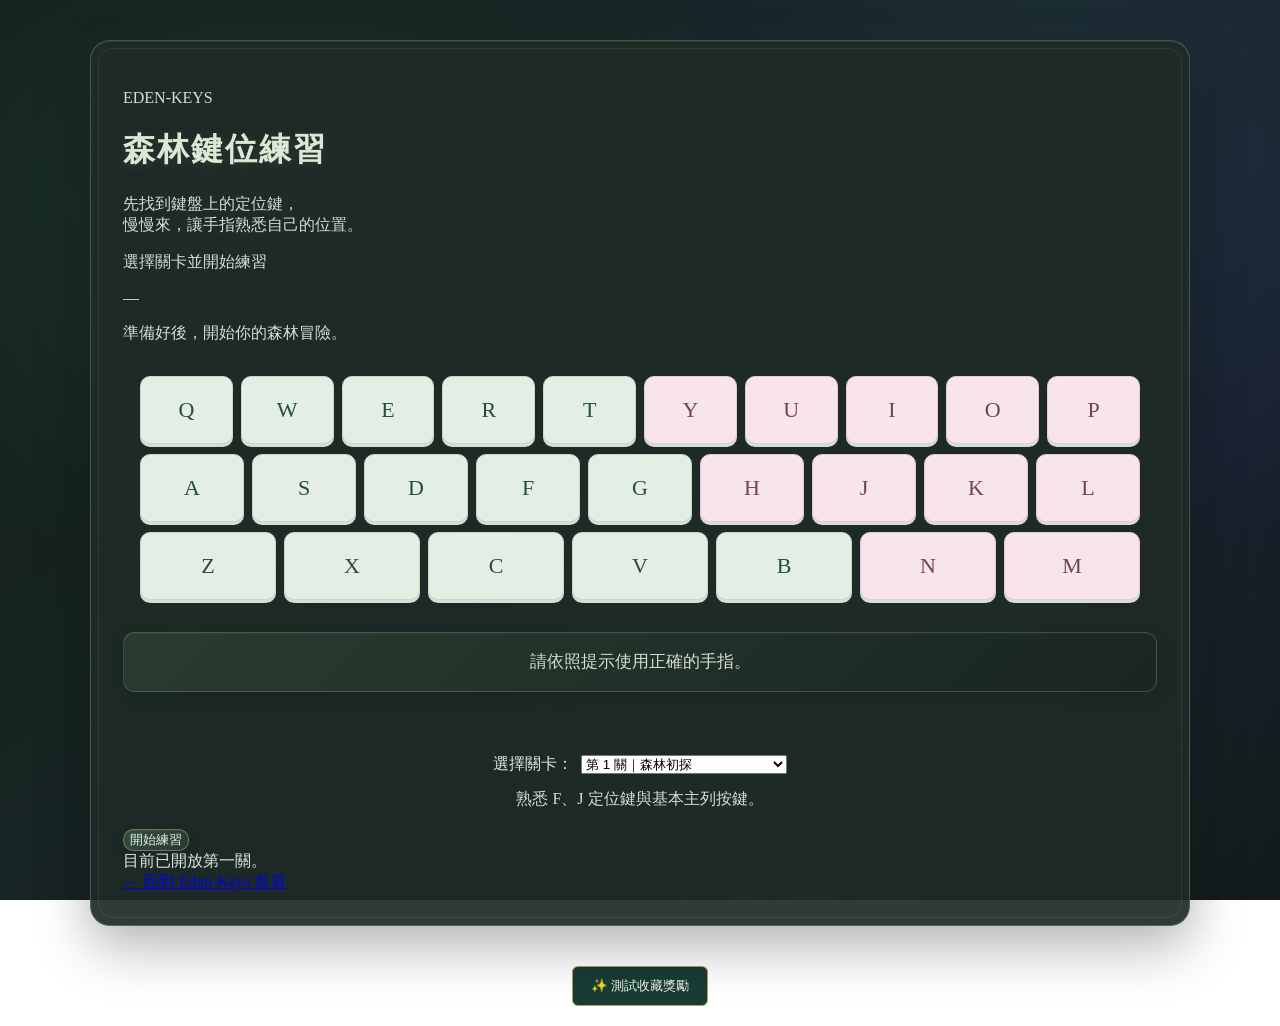
<file: practice.html>
<!DOCTYPE html>
<html lang="zh-Hant">
<head>
  <meta charset="UTF-8">
  <meta name="viewport" content="width=device-width, initial-scale=1.0">
  <meta name="theme-color" content="#173d35">
  <title>打字練習｜Eden-Keys</title>
  <link rel="stylesheet" href="css/practice.css">
</head>

<body>
  <main class="practice-card">
    <p class="brand">EDEN-KEYS</p>
    <h1>森林鍵位練習</h1>

    <p class="description">
      先找到鍵盤上的定位鍵，<br>
      慢慢來，讓手指熟悉自己的位置。
    </p>

    <p class="progress" id="progress">
      準備開始你的第一次練習
    </p>

    <div class="target" id="target">F</div>

    <p class="hint" id="hint" aria-live="polite">
      找到鍵盤上的 F 鍵，準備好了就開始吧！
    </p>

    <!-- 完整虛擬鍵盤 -->
    <div class="keyboard-full" id="keyboard"
         aria-label="QWERTY 虛擬鍵盤">

      <div class="keyboard-row">
        <button class="keyboard-key" data-key="Q">Q</button>
        <button class="keyboard-key" data-key="W">W</button>
        <button class="keyboard-key" data-key="E">E</button>
        <button class="keyboard-key" data-key="R">R</button>
        <button class="keyboard-key" data-key="T">T</button>
        <button class="keyboard-key" data-key="Y">Y</button>
        <button class="keyboard-key" data-key="U">U</button>
        <button class="keyboard-key" data-key="I">I</button>
        <button class="keyboard-key" data-key="O">O</button>
        <button class="keyboard-key" data-key="P">P</button>
      </div>

      <div class="keyboard-row">
        <button class="keyboard-key" data-key="A">A</button>
        <button class="keyboard-key" data-key="S">S</button>
        <button class="keyboard-key" data-key="D">D</button>
        <button class="keyboard-key" data-key="F">F</button>
        <button class="keyboard-key" data-key="G">G</button>
        <button class="keyboard-key" data-key="H">H</button>
        <button class="keyboard-key" data-key="J">J</button>
        <button class="keyboard-key" data-key="K">K</button>
        <button class="keyboard-key" data-key="L">L</button>
      </div>

      <div class="keyboard-row">
        <button class="keyboard-key" data-key="Z">Z</button>
        <button class="keyboard-key" data-key="X">X</button>
        <button class="keyboard-key" data-key="C">C</button>
        <button class="keyboard-key" data-key="V">V</button>
        <button class="keyboard-key" data-key="B">B</button>
        <button class="keyboard-key" data-key="N">N</button>
        <button class="keyboard-key" data-key="M">M</button>
      </div>
    </div>

    <!-- 手指提示與答題回饋，各保留一份 -->
    <div class="finger-guide" id="finger-guide">
      開始練習後，這裡會提示你使用哪隻手與哪根手指。
    </div>

    <p class="practice-feedback" id="practice-feedback"
       aria-live="polite"></p>

    <div class="button-row">
      <button id="start-button">開始練習</button>

      <button id="restart-button" class="secondary" hidden>
        再練一次
      </button>
    </div>

    <div class="stats" id="stats" aria-live="polite">
      準備好後開始練習，熟悉主列按鍵。
    </div>

        <a class="back-link" href="index.html">
      ← 回到 Eden-Keys 首頁
    </a>
  </main>

  <!-- 暫時測試按鈕：正式上線前記得移除 -->
<div style="text-align: center; margin: 20px 0;">
  <button
    id="test-reward-button"
    type="button"
    style="
      padding: 10px 18px;
      border: 1px solid #b99a58;
      border-radius: 6px;
      background: #173d35;
      color: #f7f4e9;
      cursor: pointer;
    "
  >
    ✨ 測試收藏獎勵
  </button>
</div>
  
  <!-- 收藏獎勵視窗：預設隱藏，通關時才顯示 -->
  <div
    class="reward-overlay"
    id="reward-overlay"
    role="dialog"
    aria-modal="true"
    aria-labelledby="reward-title"
    aria-describedby="reward-description"
    hidden
  >
    <section class="reward-modal">

      <button
        class="reward-close"
        id="reward-close"
        type="button"
        aria-label="關閉收藏獎勵視窗"
      >
        ×
      </button>

      <p class="reward-eyebrow">EDEN-KEYS · COLLECTION</p>

      <h2 id="reward-title">獲得新收藏！</h2>

      <div class="reward-divider"></div>

      <div class="reward-content">

        <div class="reward-art-frame">
          <img
            class="reward-art"
            id="reward-art"
            src="images/forest-jade.png"
            alt="森林翡翠收藏道具"
          >
        </div>

        <div class="reward-details">
          <h3 id="reward-name">森林翡翠</h3>

          <p class="reward-level" id="reward-level">
            第一關｜森林初探
          </p>

          <p
            class="reward-description"
            id="reward-description"
          >
            蘊含森林能量的古老翡翠，據說是森林守護者的祝福。
          </p>
        </div>

      </div>

      <button
        class="reward-claim"
        id="reward-claim"
        type="button"
      >
        收下碎片
      </button>

    </section>
  </div>

<script src="js/collection.js"></script>
<script src="js/game.js"></script>

</body>
</html>
</file>
<file: css/style.css>
/* =========================================
   EDEN KEYS — 桃源鍵境
   Main stylesheet
========================================= */

:root {
  color-scheme: dark;

  --bg: #102e2b;
  --bg-deep: #0b2422;
  --bg-soft: #173b36;
  --green: #a9c7b2;
  --green-light: #d5e4d6;
  --peach: #e8b6ac;
  --gold: #dfc99c;
  --cream: #f2eee2;
  --muted: #b0c0b5;
  --line: rgba(222, 231, 216, 0.15);

  --serif: Georgia, "Times New Roman", serif;
  --sans: "Noto Sans TC", "Microsoft JhengHei", sans-serif;

  --page-width: 1240px;
  --page-gutter: clamp(22px, 6vw, 88px);
}

* {
  box-sizing: border-box;
}

html {
  scroll-behavior: smooth;
  scroll-padding-top: 90px;
}

body {
  margin: 0;
  min-width: 320px;
  background: var(--bg);
  color: var(--cream);
  font-family: var(--sans);
  line-height: 1.8;
  overflow-x: hidden;
}

body::selection {
  background: var(--peach);
  color: var(--bg-deep);
}

a {
  color: inherit;
  text-decoration: none;
}

button {
  font: inherit;
}

button,
a {
  -webkit-tap-highlight-color: transparent;
}

button:focus-visible,
a:focus-visible {
  outline: 2px solid var(--gold);
  outline-offset: 5px;
}

img,
svg {
  display: block;
  max-width: 100%;
}

section {
  position: relative;
}

.section-shell {
  width: min(100% - var(--page-gutter) * 2, var(--page-width));
  margin-inline: auto;
}

/* Background atmosphere */

.ambient {
  position: absolute;
  z-index: -1;
  pointer-events: none;
  border-radius: 50%;
  filter: blur(2px);
}

.ambient-one {
  top: 160px;
  left: -180px;
  width: 420px;
  height: 420px;
  background: radial-gradient(
    circle,
    rgba(100, 146, 118, 0.15),
    transparent 70%
  );
}

.ambient-two {
  top: 550px;
  right: -180px;
  width: 420px;
  height: 420px;
  background: radial-gradient(
    circle,
    rgba(202, 145, 139, 0.11),
    transparent 70%
  );
}

/* Header */

.site-header {
  width: min(100% - var(--page-gutter) * 2, 1440px);
  min-height: 92px;
  margin-inline: auto;
  display: flex;
  align-items: center;
  justify-content: space-between;
  gap: 28px;
  border-bottom: 1px solid var(--line);
  position: relative;
  z-index: 10;
}

.brand {
  display: inline-flex;
  align-items: center;
  gap: 12px;
  flex-shrink: 0;
}

.brand-mark {
  width: 43px;
  height: 43px;
  border: 1px solid rgba(223, 201, 156, 0.65);
  color: var(--gold);
  border-radius: 50%;
  display: grid;
  place-items: center;
  font-size: 25px;
  transition: transform 0.4s ease;
}

.brand:hover .brand-mark {
  transform: rotate(45deg);
}

.brand-copy {
  display: grid;
  line-height: 1.35;
}

.brand-copy strong {
  font-family: var(--serif);
  font-size: 20px;
  font-weight: 400;
  letter-spacing: 0.05em;
}

.brand-copy small {
  color: var(--muted);
  font-size: 11px;
  letter-spacing: 0.16em;
}

.site-nav {
  display: flex;
  align-items: center;
  gap: clamp(20px, 3vw, 44px);
}

.site-nav > a {
  font-size: 13px;
  color: #d3ddd2;
  transition: color 0.25s ease;
}

.site-nav > a:hover {
  color: var(--gold);
}

.site-nav .nav-cta {
  padding: 9px 17px;
  border: 1px solid rgba(223, 201, 156, 0.55);
  color: var(--gold);
}

.nav-cta span {
  margin-left: 10px;
}

.menu-toggle {
  display: none;
}

/* Hero */

.hero {
  min-height: 650px;
  padding-block: clamp(60px, 9vw, 110px) 75px;
  display: grid;
  grid-template-columns: 0.9fr 1.1fr;
  align-items: center;
  gap: clamp(20px, 5vw, 75px);
}

.hero-copy {
  position: relative;
  z-index: 2;
  padding-bottom: 22px;
}

.eyebrow {
  margin: 0 0 23px;
  color: var(--gold);
  font-size: 10px;
  letter-spacing: 0.2em;
  line-height: 1.8;
}

.status-dot {
  display: inline-block;
  width: 6px;
  height: 6px;
  margin-right: 9px;
  border-radius: 50%;
  background: var(--peach);
  box-shadow: 0 0 12px rgba(232, 182, 172, 0.7);
  vertical-align: middle;
}

.hero-kicker {
  margin: 0 0 16px;
  color: var(--green-light);
  font-size: clamp(14px, 1.5vw, 17px);
  letter-spacing: 0.1em;
}

.hero h1 {
  margin: 0;
  font-family: var(--serif);
  font-weight: 400;
  font-size: clamp(82px, 11vw, 150px);
  letter-spacing: -0.075em;
  line-height: 0.88;
}

.title-second-line {
  display: block;
  margin-top: 10px;
}

.title-period {
  color: var(--peach);
}

.hero-description {
  max-width: 410px;
  margin: 35px 0 0;
  color: #b9c9bd;
  font-size: 14px;
  line-height: 2.2;
  letter-spacing: 0.025em;
}

.hero-actions {
  display: flex;
  flex-wrap: wrap;
  align-items: center;
  gap: 15px;
  margin-top: 32px;
}

.button {
  min-height: 51px;
  padding: 12px 19px;
  display: inline-flex;
  align-items: center;
  justify-content: center;
  gap: 20px;
  font-size: 13px;
  letter-spacing: 0.05em;
  transition:
    transform 0.25s ease,
    background 0.25s ease,
    border-color 0.25s ease;
}

.button:hover {
  transform: translateY(-3px);
}

.button-primary {
  color: #15352e;
  background: var(--green-light);
  border: 1px solid var(--green-light);
}

.button-primary:hover {
  background: #f0e8d7;
  border-color: #f0e8d7;
}

.button-arrow {
  font-size: 18px;
  line-height: 1;
}

.button-quiet {
  color: #d4ddd2;
  border: 1px solid var(--line);
}

.button-quiet:hover {
  border-color: rgba(223, 201, 156, 0.6);
}

.play-icon {
  color: var(--peach);
  font-size: 20px;
}

.hero-note {
  display: flex;
  align-items: center;
  gap: 12px;
  margin-top: 48px;
  color: #8fa99a;
  font-size: 10px;
  letter-spacing: 0.12em;
}

.note-line {
  width: 32px;
  height: 1px;
  background: var(--gold);
}

/* Hero illustration */

.hero-art {
  position: relative;
  width: 100%;
  max-width: 560px;
  justify-self: end;
  aspect-ratio: 0.88;
  isolation: isolate;
}

.landscape {
  position: absolute;
  z-index: 1;
  inset: 0;
  width: 100%;
  height: 100%;
  filter: saturate(0.82);
  animation: landscape-enter 1.3s ease both;
}

.moon {
  position: absolute;
  z-index: 0;
  width: 70%;
  aspect-ratio: 1;
  left: 15%;
  top: 8%;
  border: 1px solid rgba(223, 201, 156, 0.23);
  border-radius: 50%;
}

.art-orbit {
  position: absolute;
  z-index: 0;
  left: 7%;
  top: 1%;
  width: 86%;
  height: 96%;
  border: 1px solid rgba(223, 201, 156, 0.17);
  border-radius: 48% 48% 46% 46%;
  transform: rotate(8deg);
}

.orbit-two {
  left: 13%;
  top: 5%;
  width: 74%;
  height: 88%;
  transform: rotate(-8deg);
}

.art-label {
  position: absolute;
  z-index: 2;
  display: flex;
  align-items: center;
  gap: 14px;
  padding: 10px 13px;
  background: rgba(15, 44, 39, 0.84);
  border: 1px solid rgba(223, 201, 156, 0.24);
  backdrop-filter: blur(10px);
}

.label-top {
  top: 18%;
  right: -2%;
  display: grid;
  gap: 0;
}

.label-top span:first-child {
  color: var(--gold);
  font-size: 9px;
  letter-spacing: 0.15em;
}

.label-top span:last-child {
  font-size: 12px;
}

.label-bottom {
  bottom: 9%;
  left: -7%;
}

.label-symbol {
  color: var(--peach);
  font-size: 28px;
}

.label-bottom strong,
.label-bottom small {
  display: block;
}

.label-bottom strong {
  font-size: 9px;
  letter-spacing: 0.12em;
  font-weight: 500;
}

.label-bottom small {
  margin-top: 3px;
  color: var(--muted);
  font-size: 10px;
}

.floating-petal {
  position: absolute;
  z-index: 3;
  color: var(--peach);
  animation: float 5s ease-in-out infinite;
}

.petal-one {
  top: 25%;
  left: 6%;
  font-size: 23px;
}

.petal-two {
  top: 62%;
  right: 5%;
  font-size: 16px;
  animation-delay: -2s;
}

.petal-three {
  top: 38%;
  right: 13%;
  color: var(--gold);
  font-size: 20px;
  animation-delay: -3s;
}

.hero-index {
  position: absolute;
  bottom: 20px;
  left: 0;
  display: flex;
  align-items: center;
  gap: 14px;
  color: #80998b;
  font-size: 9px;
  letter-spacing: 0.15em;
}

.hero-index > span:first-child {
  color: var(--gold);
}

.index-rule {
  width: 60px;
  height: 1px;
  background: var(--line);
}

/* Intro strip */

.intro-strip {
  min-height: 90px;
  padding: 22px var(--page-gutter);
  border-block: 1px solid var(--line);
  display: flex;
  align-items: center;
  justify-content: center;
  flex-wrap: wrap;
  gap: 12px 36px;
  background: rgba(7, 27, 25, 0.22);
}

.intro-strip p {
  margin: 0;
  font-size: 11px;
  letter-spacing: 0.13em;
}

.intro-strip p:first-child {
  color: var(--gold);
}

.intro-strip p:first-child span {
  color: var(--peach);
}

.intro-strip p:last-child {
  color: var(--muted);
  letter-spacing: 0.04em;
}

/* World cards */

.world-section {
  padding-block: clamp(85px, 11vw, 140px);
}

.section-heading {
  display: grid;
  grid-template-columns: 1.15fr 0.85fr;
  align-items: end;
  gap: 40px;
  margin-bottom: 48px;
}

.section-heading .eyebrow {
  margin-bottom: 12px;
}

.section-heading h2,
.journey-copy h2,
.collection-copy h2,
.cta-inner h2 {
  margin: 0;
  font-weight: 400;
  font-size: clamp(27px, 4vw, 43px);
  letter-spacing: 0.035em;
  line-height: 1.5;
}

.section-description {
  max-width: 390px;
  justify-self: end;
  margin: 0 0 5px;
  color: var(--muted);
  font-size: 13px;
  line-height: 2;
}

.world-grid {
  display: grid;
  grid-template-columns: repeat(3, minmax(0, 1fr));
  gap: 22px;
}

.world-card {
  min-width: 0;
  overflow: hidden;
  background: rgba(255, 255, 255, 0.025);
  border: 1px solid var(--line);
  transition:
    transform 0.35s ease,
    border-color 0.35s ease,
    background 0.35s ease;
}

.world-card:hover {
  transform: translateY(-7px);
  border-color: rgba(223, 201, 156, 0.38);
  background: rgba(255, 255, 255, 0.045);
}

.card-number {
  padding: 18px 20px 0;
  color: #a5b8a7;
  font-size: 9px;
  letter-spacing: 0.16em;
}

.card-art {
  position: relative;
  height: 185px;
  margin: 12px 15px 0;
  overflow: hidden;
  background: #244c43;
}

.forest-art {
  background: linear-gradient(#345c52, #172f2b);
}

.forest-moon {
  position: absolute;
  top: 22px;
  right: 30px;
  width: 54px;
  height: 54px;
  border-radius: 50%;
  background: #e1d9b7;
  opacity: 0.8;
  box-shadow: 0 0 36px rgba(225, 217, 183, 0.14);
}

.forest-tree {
  position: absolute;
  bottom: 15px;
  width: 0;
  height: 0;
  border-left: 52px solid transparent;
  border-right: 52px solid transparent;
  border-bottom: 130px solid #416b57;
}

.tree-a {
  left: -15px;
  border-bottom-color: #23483e;
}

.tree-b {
  left: 66px;
  border-left-width: 64px;
  border-right-width: 64px;
  border-bottom-width: 155px;
  border-bottom-color: #315c4b;
}

.tree-c {
  right: -23px;
  border-bottom-color: #1d4239;
}

.forest-ground {
  position: absolute;
  bottom: -45px;
  left: -10%;
  width: 120%;
  height: 90px;
  border-radius: 50%;
  background: #19392f;
}

.river-art {
  background: linear-gradient(#a3bca7, #456f63 58%, #254c43);
}

.river-hill {
  position: absolute;
  bottom: 30px;
  width: 130%;
  height: 110px;
  border-radius: 50% 50% 0 0;
}

.hill-a {
  left: -40%;
  background: #466e59;
  transform: rotate(-13deg);
}

.hill-b {
  right: -50%;
  bottom: 5px;
  background: #315b4e;
  transform: rotate(15deg);
}

.river-path {
  position: absolute;
  left: 37%;
  bottom: -70px;
  width: 55px;
  height: 210px;
  border-radius: 50%;
  background: #b9d8c9;
  transform: rotate(22deg);
  box-shadow: 0 0 25px rgba(185, 216, 201, 0.18);
}

.river-star {
  position: absolute;
  top: 20px;
  left: 35px;
  color: #f1e3bc;
  font-size: 27px;
}

.garden-art {
  background: linear-gradient(#c4c6a4, #668a70 65%, #315749);
}

.garden-sun {
  position: absolute;
  top: 24px;
  left: calc(50% - 28px);
  width: 56px;
  height: 56px;
  border-radius: 50%;
  background: #f0d9b2;
  box-shadow: 0 0 38px rgba(240, 217, 178, 0.35);
}

.garden-flower {
  position: absolute;
  color: #e7b6ae;
  text-shadow: 0 0 15px rgba(231, 182, 174, 0.2);
}

.flower-a {
  top: 55px;
  left: 22%;
  font-size: 35px;
}

.flower-b {
  top: 76px;
  right: 20%;
  font-size: 44px;
}

.flower-c {
  top: 95px;
  left: 46%;
  color: #f2d8c5;
  font-size: 27px;
}

.garden-leaf {
  position: absolute;
  bottom: -30px;
  width: 130px;
  height: 100px;
  border-radius: 100% 0;
  background: #315d4a;
}

.leaf-a {
  left: -25px;
  transform: rotate(20deg);
}

.leaf-b {
  right: -25px;
  transform: rotate(70deg);
}

.card-content {
  padding: 20px 21px 25px;
}

.card-tag {
  color: var(--gold);
  font-size: 9px;
  letter-spacing: 0.1em;
}

.card-content h3 {
  margin: 8px 0;
  font-size: 22px;
  font-weight: 400;
  letter-spacing: 0.06em;
}

.card-content p {
  min-height: 52px;
  margin: 0 0 22px;
  color: var(--muted);
  font-size: 12px;
  line-height: 2;
}

.text-link {
  display: inline-flex;
  align-items: center;
  gap: 13px;
  padding-bottom: 5px;
  border-bottom: 1px solid rgba(223, 201, 156, 0.35);
  color: #e2d8bd;
  font-size: 11px;
  transition: color 0.2s ease;
}

.text-link:hover {
  color: var(--peach);
}

/* Journey section */

.journey-section {
  padding-block: clamp(70px, 9vw, 110px);
  background:
    radial-gradient(
      ellipse at 10% 50%,
      rgba(104, 145, 112, 0.13),
      transparent 45%
    ),
    #0d2825;
  border-block: 1px solid var(--line);
}

.journey-layout {
  display: grid;
  grid-template-columns: 0.85fr 1.15fr;
  align-items: center;
  gap: clamp(45px, 8vw, 110px);
}

.journey-copy .eyebrow {
  margin-bottom: 15px;
}

.journey-copy h2 {
  font-size: clamp(36px, 5vw, 55px);
}

.journey-copy > p:not(.eyebrow) {
  max-width: 380px;
  margin: 22px 0 30px;
  color: var(--muted);
  font-size: 13px;
  line-height: 2.2;
}

.button-light {
  color: var(--bg-deep);
  background: var(--gold);
  border: 1px solid var(--gold);
}

.button-light:hover {
  background: #f0e4c6;
}

.journey-steps {
  border-top: 1px solid var(--line);
}

.step-item {
  display: grid;
  grid-template-columns: 42px 1fr 35px;
  align-items: center;
  gap: 18px;
  padding: 25px 0;
  border-bottom: 1px solid var(--line);
}

.step-number {
  align-self: start;
  padding-top: 4px;
  color: var(--peach);
  font-family: var(--serif);
  font-size: 18px;
}

.step-label {
  color: var(--gold);
  font-size: 9px;
  letter-spacing: 0.13em;
}

.step-item h3 {
  margin: 3px 0;
  font-size: 19px;
  font-weight: 400;
  letter-spacing: 0.04em;
}

.step-item p {
  margin: 0;
  color: var(--muted);
  font-size: 12px;
  line-height: 1.9;
}

.step-icon {
  color: #a8c4b0;
  font-family: var(--serif);
  font-size: 24px;
  text-align: center;
}

/* Collection */

.collection-section {
  display: grid;
  grid-template-columns: 1fr 1fr;
  align-items: center;
  gap: clamp(40px, 9vw, 125px);
  padding-block: clamp(90px, 12vw, 150px);
}

.collection-art {
  position: relative;
  min-height: 330px;
  display: grid;
  place-items: center;
  overflow: hidden;
  background: radial-gradient(
    ellipse,
    rgba(124, 159, 127, 0.13),
    transparent 68%
  );
}

.collection-glow {
  position: absolute;
  width: 190px;
  height: 190px;
  border-radius: 50%;
  background: rgba(223, 201, 156, 0.07);
  box-shadow: 0 0 100px rgba(223, 201, 156, 0.08);
}

.collection-ring {
  position: absolute;
  width: 250px;
  height: 250px;
  border: 1px solid rgba(223, 201, 156, 0.24);
  border-radius: 50%;
}

.puzzle {
  position: absolute;
  z-index: 1;
  width: 100px;
  height: 100px;
  display: grid;
  place-items: center;
  border: 1px solid rgba(223, 201, 156, 0.52);
  color: #e9d8b2;
  background: linear-gradient(
    140deg,
    rgba(134, 169, 137, 0.5),
    rgba(29, 68, 57, 0.7)
  );
  font-size: 30px;
  box-shadow: 0 14px 40px rgba(0, 0, 0, 0.12);
  transition: transform 0.4s ease;
}

.puzzle-one {
  top: 40px;
  left: calc(50% - 50px);
  transform: rotate(8deg);
}

.puzzle-two {
  top: 118px;
  left: calc(50% - 144px);
  color: var(--peach);
  transform: rotate(-9deg);
}

.puzzle-three {
  top: 118px;
  right: calc(50% - 144px);
  transform: rotate(7deg);
}

.puzzle-four {
  top: 196px;
  left: calc(50% - 50px);
  color: var(--green-light);
  transform: rotate(-5deg);
}

.collection-art:hover .puzzle-one {
  transform: translateY(-5px) rotate(8deg);
}

.collection-art:hover .puzzle-two {
  transform: translate(-4px, 2px) rotate(-9deg);
}

.collection-art:hover .puzzle-three {
  transform: translate(4px, 2px) rotate(7deg);
}

.collection-art:hover .puzzle-four {
  transform: translateY(5px) rotate(-5deg);
}

.collection-copy .eyebrow {
  margin-bottom: 13px;
}

.collection-copy h2 {
  font-size: clamp(31px, 4vw, 45px);
}

.collection-copy > p:not(.eyebrow) {
  margin: 22px 0;
  color: var(--muted);
  font-size: 13px;
  line-height: 2.2;
}

.collection-note {
  display: flex;
  align-items: center;
  gap: 12px;
  margin-top: 28px;
  color: #d9d7c0;
  font-size: 12px;
}

.note-star {
  color: var(--peach);
  font-size: 23px;
}

/* Final call to action */

.final-cta {
  padding: 85px var(--page-gutter);
  border-block: 1px solid var(--line);
  background:
    radial-gradient(
      ellipse at 50% 120%,
      rgba(114, 153, 123, 0.18),
      transparent 70%
    ),
    #102e2b;
}

.cta-inner {
  max-width: 680px;
  margin-inline: auto;
  text-align: center;
}

.cta-symbol {
  display: inline-block;
  margin-bottom: 15px;
  color: var(--gold);
  font-size: 34px;
  animation: slow-turn 12s linear infinite;
}

.cta-inner .eyebrow {
  margin-bottom: 12px;
}

.cta-inner h2 {
  font-size: clamp(27px, 4.5vw, 43px);
}

.cta-inner > p:not(.eyebrow) {
  margin: 16px 0 28px;
  color: var(--muted);
  font-size: 13px;
}

/* Footer */

.site-footer {
  width: min(100% - var(--page-gutter) * 2, 1440px);
  min-height: 90px;
  margin-inline: auto;
  display: flex;
  align-items: center;
  justify-content: space-between;
  flex-wrap: wrap;
  gap: 14px;
  padding-block: 22px;
}

.footer-brand {
  color: var(--gold);
  font-family: var(--serif);
  font-size: 13px;
  letter-spacing: 0.12em;
}

.site-footer p {
  margin: 0;
  color: #91a79a;
  font-size: 10px;
}

.back-top {
  color: #c4d0c3;
  font-size: 9px;
  letter-spacing: 0.13em;
}

/* Toast message */

.toast {
  position: fixed;
  z-index: 50;
  right: 20px;
  bottom: 20px;
  max-width: min(360px, calc(100vw - 40px));
  padding: 13px 18px;
  border: 1px solid rgba(223, 201, 156, 0.4);
  background: #173b36;
  color: var(--cream);
  font-size: 12px;
  opacity: 0;
  transform: translateY(12px);
  pointer-events: none;
  transition:
    opacity 0.25s ease,
    transform 0.25s ease;
}

.toast.is-visible {
  opacity: 1;
  transform: translateY(0);
}

/* Motion */

@keyframes float {
  0%, 100% {
    transform: translateY(0) rotate(0deg);
  }

  50% {
    transform: translateY(-12px) rotate(12deg);
  }
}

@keyframes slow-turn {
  to {
    transform: rotate(360deg);
  }
}

@keyframes landscape-enter {
  from {
    opacity: 0;
    transform: translateY(12px) scale(0.985);
  }

  to {
    opacity: 1;
    transform: translateY(0) scale(1);
  }
}

/* Responsive: tablet */

@media (max-width: 900px) {
  .hero {
    grid-template-columns: 1fr 0.9fr;
    gap: 20px;
    min-height: 560px;
  }

  .hero h1 {
    font-size: clamp(70px, 11vw, 105px);
  }

  .hero-description {
    font-size: 13px;
  }

  .hero-art {
    width: 110%;
    margin-left: -5%;
  }

  .label-bottom {
    left: -2%;
  }

  .world-grid {
    gap: 13px;
  }

  .card-content {
    padding-inline: 15px;
  }

  .card-art {
    margin-inline: 10px;
  }

  .journey-layout {
    gap: 40px;
  }

  .step-item {
    grid-template-columns: 30px 1fr 25px;
    gap: 12px;
  }
}

/* Responsive: mobile navigation */

@media (max-width: 680px) {
  :root {
    --page-gutter: 23px;
  }

  .site-header {
    min-height: 76px;
  }

  .brand-mark {
    width: 38px;
    height: 38px;
    font-size: 22px;
  }

  .brand-copy strong {
    font-size: 18px;
  }

  .menu-toggle {
    width: 42px;
    height: 42px;
    display: flex;
    flex-direction: column;
    align-items: center;
    justify-content: center;
    gap: 5px;
    border: 1px solid var(--line);
    background: transparent;
    cursor: pointer;
  }

  .menu-toggle span {
    display: block;
    width: 17px;
    height: 1px;
    background: var(--cream);
    transition: transform 0.2s ease;
  }

  .menu-toggle[aria-expanded="true"] span:first-child {
    transform: translateY(3px) rotate(45deg);
  }

  .menu-toggle[aria-expanded="true"] span:nth-child(2) {
    transform: translateY(-3px) rotate(-45deg);
  }

  .menu-toggle[aria-expanded="true"] span:last-child {
    display: none;
  }

  .site-nav {
    position: absolute;
    top: calc(100% + 1px);
    left: 0;
    right: 0;
    display: none;
    align-items: stretch;
    gap: 0;
    padding: 12px 18px 18px;
    border: 1px solid var(--line);
    background: #102e2b;
    box-shadow: 0 20px 30px rgba(0, 0, 0, 0.15);
  }

  .site-nav.is-open {
    display: flex;
    flex-direction: column;
  }

  .site-nav > a {
    padding: 11px 5px;
    border-bottom: 1px solid var(--line);
  }

  .site-nav .nav-cta {
    margin-top: 12px;
    text-align: center;
    border: 1px solid rgba(223, 201, 156, 0.5);
  }

  .hero {
    min-height: auto;
    grid-template-columns: 1fr;
    gap: 8px;
    padding-top: 65px;
    padding-bottom: 85px;
  }

  .hero-copy {
    padding-bottom: 0;
  }

  .eyebrow {
    font-size: 9px;
  }

  .hero-kicker {
    font-size: 13px;
  }

  .hero h1 {
    font-size: clamp(83px, 23vw, 130px);
  }

  .hero-description {
    max-width: 450px;
    margin-top: 26px;
    font-size: 13px;
  }

  .hero-actions {
    gap: 10px;
  }

  .button {
    min-height: 48px;
    padding: 11px 14px;
    gap: 12px;
  }

  .hero-note {
    margin-top: 28px;
  }

  .hero-art {
    width: min(100%, 430px);
    margin: 15px auto 0;
    justify-self: center;
  }

  .label-top {
    right: -1%;
  }

  .label-bottom {
    left: -2%;
    bottom: 7%;
  }

  .hero-index {
    bottom: 25px;
  }

  .intro-strip {
    align-items: flex-start;
    flex-direction: column;
    gap: 5px;
    padding-block: 23px;
  }

  .intro-strip p:last-child {
    font-size: 11px;
  }

  .world-section {
    padding-block: 80px;
  }

  .section-heading {
    grid-template-columns: 1fr;
    gap: 16px;
    margin-bottom: 30px;
  }

  .section-heading h2 {
    font-size: 29px;
  }

  .section-description {
    justify-self: start;
    font-size: 12px;
  }

  .world-grid {
    grid-template-columns: 1fr;
    gap: 18px;
  }

  .card-art {
    height: 210px;
    margin-inline: 15px;
  }

  .card-content {
    padding: 20px;
  }

  .card-content p {
    min-height: 0;
  }

  .journey-section {
    padding-block: 75px;
  }

  .journey-layout {
    grid-template-columns: 1fr;
    gap: 42px;
  }

  .journey-copy h2 {
    font-size: 40px;
  }

  .step-item {
    grid-template-columns: 31px 1fr 25px;
    gap: 12px;
    padding-block: 23px;
  }

  .step-item h3 {
    font-size: 17px;
  }

  .step-item p {
    font-size: 11px;
  }

  .collection-section {
    grid-template-columns: 1fr;
    gap: 28px;
    padding-block: 75px;
  }

  .collection-art {
    min-height: 300px;
  }

  .collection-copy h2 {
    font-size: 34px;
  }

  .final-cta {
    padding-block: 72px;
  }

  .cta-inner h2 {
    font-size: 29px;
  }

  .site-footer {
    justify-content: center;
    text-align: center;
    flex-direction: column;
    gap: 9px;
    padding-block: 25px;
  }
}

/* Reduce motion for users who prefer it */

@media (prefers-reduced-motion: reduce) {
  *,
  *::before,
  *::after {
    scroll-behavior: auto !important;
    animation-duration: 0.01ms !important;
    animation-iteration-count: 1 !important;
    transition-duration: 0.01ms !important;
  }
}
</file>
<file: css/practice.css>
/* Eden-Keys practice page */
.practice-card {
  width: min(100%, 900px);
}

.keyboard-full {
  display: grid;
  gap: 6px;
  width: 100%;
  margin: 24px auto;
}

.keyboard-row {
  display: flex;
  justify-content: center;
  gap: 5px;
}

.keyboard-key {
  flex: 1;
  min-width: 0;
  min-height: 48px;
  padding: 8px 2px;
  border: 1px solid #d5dfd3;
  border-radius: 8px;
  background: #f5f5ed;
  color: #29483e;
  font: inherit;
  font-size: clamp(11px, 2vw, 17px);
  box-shadow: 0 3px 0 #d5dfd3;
  cursor: default;
}

.keyboard-key.target {
  background: #dcebd9;
  border: 2px solid #527b65;
  box-shadow: 0 3px 0 #527b65;
}

.keyboard-key.pressed {
  background: #c5e4c6;
  border-color: #527b65;
}

.keyboard-key.wrong {
  background: #fbe7df;
  border-color: #d98f80;
}

.keyboard-key.wide {
  flex: 1.8;
}

.keyboard-key.space {
  flex: 5;
}

.finger-guide {
  padding: 12px;
  border-radius: 12px;
  background: #edf2e8;
  color: #29483e;
  line-height: 1.8;
}

.practice-feedback {
  min-height: 28px;
  font-weight: 600;
}

@media (max-width: 480px) {
  .keyboard-full {
    gap: 5px;
  }

  .keyboard-row {
    gap: 3px;
  }

  .keyboard-key {
    min-height: 38px;
    border-radius: 5px;
  }
}

/* 練習頁：置中並增加操作空間 */
body {
  box-sizing: border-box;
}

.practice-card {
  width: min(1100px, calc(100% - 40px));
  margin: 40px auto;
  padding: 32px;
  box-sizing: border-box;
}

/* 鍵盤放大，方便滑鼠點擊 */
.keyboard-full {
  width: 100%;
  max-width: 1000px;
  margin: 32px auto;
  gap: 10px;
}

.keyboard-row {
  gap: 8px;
}

.keyboard-key {
  min-width: 0;
  min-height: 68px;
  font-size: clamp(16px, 2vw, 22px);
  border-radius: 10px;
  cursor: pointer;
  touch-action: manipulation;
}

.keyboard-key:focus-visible {
  outline: 3px solid #527b65;
  outline-offset: 3px;
}

.finger-guide,
.practice-feedback {
  font-size: 17px;
  line-height: 1.8;
  text-align: center;
}

@media (max-width: 600px) {
  .practice-card {
    width: calc(100% - 20px);
    margin: 20px auto;
    padding: 16px 10px;
  }

  .keyboard-full {
    gap: 7px;
    margin: 24px auto;
  }

  .keyboard-row {
    gap: 4px;
  }

  .keyboard-key {
    min-height: 48px;
    padding: 6px 1px;
    font-size: 14px;
  }
}


/* ===== Eden-Keys：左右手鍵盤分區 ===== */

/* 左手按鍵：柔和森林綠 */
.keyboard-key[data-key="Q"],
.keyboard-key[data-key="W"],
.keyboard-key[data-key="E"],
.keyboard-key[data-key="R"],
.keyboard-key[data-key="T"],
.keyboard-key[data-key="A"],
.keyboard-key[data-key="S"],
.keyboard-key[data-key="D"],
.keyboard-key[data-key="F"],
.keyboard-key[data-key="G"],
.keyboard-key[data-key="Z"],
.keyboard-key[data-key="X"],
.keyboard-key[data-key="C"],
.keyboard-key[data-key="V"],
.keyboard-key[data-key="B"] {
  background-color: #e3eee4;
  color: #294b3b;
  border: 1px solid #c4d8c7;
}

/* 右手按鍵：淡雅桃花粉 */
.keyboard-key[data-key="Y"],
.keyboard-key[data-key="U"],
.keyboard-key[data-key="I"],
.keyboard-key[data-key="O"],
.keyboard-key[data-key="P"],
.keyboard-key[data-key="H"],
.keyboard-key[data-key="J"],
.keyboard-key[data-key="K"],
.keyboard-key[data-key="L"],
.keyboard-key[data-key="N"],
.keyboard-key[data-key="M"] {
  background-color: #f7e4ec;
  color: #704456;
  border: 1px solid #e8c7d5;
}

/* 目前目標按鍵：清楚的森林綠 */
.keyboard-key.target {
  background-color: #527b65;
  color: #ffffff;
  border: 2px solid #315d45;
  box-shadow: 0 0 0 4px rgba(82, 123, 101, 0.18);
  transform: translateY(-3px);
  position: relative;
  z-index: 1;
}

/* 答對：柔和綠色回饋 */
.keyboard-key.pressed {
  background-color: #b8d9bd;
  color: #21472f;
  border-color: #78a982;
}

/* 答錯：柔和紅粉色回饋 */
.keyboard-key.wrong {
  background-color: #f4c8ce;
  color: #7c2837;
  border-color: #d98b98;
}

/* 鍵盤按鈕的平滑效果 */
.keyboard-key {
  transition:
    background-color 0.2s ease,
    color 0.2s ease,
    box-shadow 0.2s ease,
    transform 0.2s ease;
}


/* ===== Eden-Keys：沉浸式森林介面 ===== */

/* 深墨綠背景 */
body {
  background:
    radial-gradient(
      ellipse at 50% 0%,
      rgba(64, 91, 77, 0.18),
      transparent 58%
    ),
    #111816;
}

/* 深森林綠練習卡片 */
.practice-card {
  background: #202925;
  color: #e0e7df;
  border: 1px solid #35433b;
  border-radius: 18px;
  box-shadow:
    0 18px 45px rgba(0, 0, 0, 0.22),
    inset 0 1px 0 rgba(255, 255, 255, 0.025);
}


/* ===== Eden-Keys：RPG 介面質感升級 ===== */

/* 1. 夜幕森林背景：多層色彩與遠方微光 */
body {
  background:
    radial-gradient(
      ellipse at 18% 20%,
      rgba(63, 112, 91, 0.24),
      transparent 38%
    ),
    radial-gradient(
      ellipse at 82% 15%,
      rgba(54, 79, 133, 0.24),
      transparent 42%
    ),
    radial-gradient(
      ellipse at 70% 85%,
      rgba(91, 107, 76, 0.16),
      transparent 38%
    ),
    linear-gradient(
      145deg,
      #101b1a 0%,
      #172522 42%,
      #18202d 72%,
      #101719 100%
    );
  background-attachment: fixed;
  color: #e3e9df;
}

/* 2. 古典楷體風格：標題與內文分層 */
.practice-card {
  font-family:
    "DFKai-SB",
    "BiauKai",
    "KaiTi",
    "標楷體",
    serif;

  background: rgba(31, 43, 38, 0.92);
  border: 1px solid rgba(153, 179, 154, 0.28);
  border-radius: 20px;

  box-shadow:
    0 22px 55px rgba(0, 0, 0, 0.28),
    0 0 35px rgba(75, 116, 91, 0.07),
    inset 0 1px 0 rgba(235, 242, 226, 0.07);
}

/* 3. 標題：增加層次，但不使用過度華麗的效果 */
.practice-card h1,
.practice-card h2,
.practice-card h3 {
  color: #dce8d5;
  letter-spacing: 0.06em;
  text-shadow: 0 2px 12px rgba(145, 170, 150, 0.12);
}

/* 4. 一般說明文字 */
.practice-card p,
.finger-guide,
.practice-feedback {
  color: #d4ded4;
}

/* 5. 手指提示區：像 RPG 的任務資訊面板 */
.finger-guide {
  background: rgba(13, 24, 21, 0.68);
  border: 1px solid rgba(145, 170, 150, 0.22);
  border-radius: 12px;
  padding: 14px 16px;
}

/* 6. 一般操作按鈕：不影響鍵盤按鍵 */
.practice-card button:not(.keyboard-key) {
  border: 1px solid #657f6c;
  border-radius: 10px;
  background: linear-gradient(
    135deg,
    #354d40,
    #263a32
  );
  color: #e7eee2;
  font-family: inherit;
  transition:
    background 0.2s ease,
    border-color 0.2s ease,
    transform 0.2s ease,
    box-shadow 0.2s ease;
}

/* 滑鼠移上按鈕時 */
.practice-card button:not(.keyboard-key):hover {
  background: linear-gradient(
    135deg,
    #45634f,
    #304638
  );
  border-color: #9bb79b;
  box-shadow: 0 4px 16px rgba(80, 125, 91, 0.18);
  transform: translateY(-1px);
}

/* 鍵盤焦點仍然清楚可見 */
.practice-card button:not(.keyboard-key):focus-visible {
  outline: 2px solid #b8d1ad;
  outline-offset: 3px;
}


/* ===== Eden-Keys：森林遺跡 UI ===== */

/* 練習卡片：增加細緻的內框 */
.practice-card {
  position: relative;
  isolation: isolate;
  border-color: rgba(151, 174, 144, 0.34);
}

/* 卡片四周的柔和內框光 */
.practice-card::before {
  content: "";
  position: absolute;
  inset: 7px;
  border: 1px solid rgba(174, 156, 111, 0.14);
  border-radius: 14px;
  pointer-events: none;
  z-index: -1;
}

/* 任務提示面板 */
.finger-guide {
  background:
    linear-gradient(
      135deg,
      rgba(42, 61, 49, 0.96),
      rgba(25, 38, 33, 0.96)
    );
  border: 1px solid rgba(143, 168, 132, 0.3);
  box-shadow:
    inset 0 1px 0 rgba(255, 255, 255, 0.035),
    0 6px 18px rgba(0, 0, 0, 0.12);
}

/* 提示文字中的重點 */
.finger-guide strong,
.finger-guide b {
  color: #c7d8b5;
}

/* 一般按鈕：柔和的古銅色邊緣 */
.practice-card button:not(.keyboard-key) {
  border-color: rgba(169, 157, 117, 0.55);
  box-shadow:
    inset 0 1px 0 rgba(255, 255, 255, 0.045),
    0 4px 12px rgba(0, 0, 0, 0.12);
}

/* 滑鼠移上按鈕 */
.practice-card button:not(.keyboard-key):hover {
  border-color: #b9b08b;
  box-shadow:
    inset 0 1px 0 rgba(255, 255, 255, 0.07),
    0 5px 18px rgba(112, 139, 100, 0.18);
}

/* 進度條：支援常見的原生 progress 元素 */
.practice-card progress {
  width: 100%;
  height: 10px;
  appearance: none;
  -webkit-appearance: none;
  overflow: hidden;
  border: 1px solid #48594a;
  border-radius: 999px;
  background: #17221d;
}

/* Chrome、Edge、Safari 的進度條底色 */
.practice-card progress::-webkit-progress-bar {
  background: #17221d;
  border-radius: 999px;
}

/* 已完成部分 */
.practice-card progress::-webkit-progress-value {
  background: linear-gradient(
    90deg,
    #536f58,
    #a6bb8b
  );
  border-radius: 999px;
  transition: width 0.3s ease;
}

/* Firefox 的已完成部分 */
.practice-card progress::-moz-progress-bar {
  background: linear-gradient(
    90deg,
    #536f58,
    #a6bb8b
  );
  border-radius: 999px;
}

/* ===== Eden-Keys｜收藏獎勵視窗 ===== */

/* 全螢幕背景遮罩 */
.reward-overlay {
  position: fixed;
  inset: 0;
  z-index: 9999;

  display: flex;
  justify-content: center;
  align-items: center;

  padding: 24px;
  overflow-y: auto;

  background:
    radial-gradient(
      ellipse at center,
      rgba(23, 61, 53, 0.55),
      rgba(3, 10, 9, 0.94)
    );

  backdrop-filter: blur(7px);
  -webkit-backdrop-filter: blur(7px);
}

/* 隱藏視窗時，確保不會覆蓋原本的練習頁面 */
.reward-overlay[hidden] {
  display: none;
}

/* 中央獎勵面板 */
.reward-modal {
  position: relative;
  width: min(760px, 100%);
  box-sizing: border-box;

  padding: 38px 42px 32px;

  color: #f7f4e9;
  text-align: center;

  background:
    radial-gradient(
      ellipse at 50% 0%,
      rgba(63, 111, 82, 0.32),
      transparent 55%
    ),
    linear-gradient(
      145deg,
      #152e27,
      #0b1916 65%,
      #132a22
    );

  border: 1px solid #a78a4d;
  border-radius: 18px;

  box-shadow:
    0 0 0 5px rgba(167, 138, 77, 0.12),
    0 0 45px rgba(71, 151, 107, 0.18),
    0 25px 90px rgba(0, 0, 0, 0.65);
}

/* 面板內側的細金框 */
.reward-modal::before {
  content: "";
  position: absolute;
  inset: 8px;

  border: 1px solid rgba(194, 164, 100, 0.3);
  border-radius: 12px;

  pointer-events: none;
}

/* 英文小標 */
.reward-eyebrow {
  margin: 0 0 10px;

  color: #c6b27b;
  font-size: 11px;
  letter-spacing: 0.24em;
}

/* 獲得新收藏 */
.reward-modal h2 {
  margin: 0;

  color: #f5e8b6;
  font-size: clamp(27px, 4vw, 38px);
  letter-spacing: 0.12em;

  text-shadow: 0 0 20px rgba(221, 190, 107, 0.2);
}

/* 標題下方的裝飾分隔線 */
.reward-divider {
  width: min(360px, 75%);
  height: 1px;
  margin: 20px auto 26px;

  background: linear-gradient(
    90deg,
    transparent,
    #bda15c,
    #f1df9d,
    #bda15c,
    transparent
  );
}

/* 圖片與物品介紹 */
.reward-content {
  display: grid;
  grid-template-columns: minmax(0, 1fr) minmax(0, 1fr);
  align-items: center;
  gap: 30px;

  text-align: left;
}

/* 道具圖片展示區 */
.reward-art-frame {
  display: flex;
  justify-content: center;
  align-items: center;

  min-width: 0;
  aspect-ratio: 1 / 1;

  overflow: hidden;
  border-radius: 16px;

  background:
    radial-gradient(
      circle,
      rgba(76, 153, 103, 0.24),
      rgba(8, 24, 19, 0.1) 68%,
      transparent
    );
}

/* 道具圖片 */
.reward-art {
  display: block;

  width: 100%;
  height: 100%;
  object-fit: contain;

  filter: drop-shadow(0 0 16px rgba(93, 206, 137, 0.2));
}

/* 物品名稱 */
.reward-details h3 {
  margin: 0 0 14px;

  color: #e3f0d1;
  font-size: clamp(24px, 3vw, 32px);
  letter-spacing: 0.08em;
}

/* 關卡名稱 */
.reward-level {
  display: inline-block;

  margin: 0 0 20px;
  padding: 8px 14px;

  color: #e6d39a;
  font-size: 13px;
  line-height: 1.6;

  border: 1px solid rgba(189, 161, 92, 0.65);
  border-radius: 6px;
  background: rgba(7, 19, 15, 0.45);
}

/* 道具故事 */
.reward-description {
  margin: 0;

  color: #d1d9cd;
  font-size: 15px;
  line-height: 2;
  overflow-wrap: anywhere;
}

/* 收下碎片按鈕 */
.reward-claim {
  position: relative;
  z-index: 1;

  display: block;
  width: min(300px, 100%);
  min-height: 54px;

  margin: 30px auto 0;
  padding: 13px 24px;

  color: #f7f4e9;
  font: inherit;
  font-size: 18px;
  font-weight: 600;
  letter-spacing: 0.12em;

  border: 1px solid #d2b96d;
  border-radius: 999px;

  background: linear-gradient(
    180deg,
    #367d5a,
    #194a36
  );

  box-shadow:
    inset 0 1px rgba(255, 255, 255, 0.15),
    0 5px 18px rgba(0, 0, 0, 0.25);

  cursor: pointer;
  transition:
    background 0.2s ease,
    border-color 0.2s ease,
    transform 0.2s ease;
}

/* 關閉按鈕 */
.reward-close {
  position: absolute;
  top: 16px;
  right: 18px;
  z-index: 2;

  width: 42px;
  height: 42px;

  color: #e8d8a7;
  font-size: 28px;
  line-height: 1;

  border: 1px solid rgba(210, 185, 109, 0.7);
  border-radius: 50%;
  background: rgba(6, 17, 13, 0.7);

  cursor: pointer;
}

/* 鍵盤操作時的焦點提示 */
.reward-claim:focus-visible,
.reward-close:focus-visible {
  outline: 3px solid #e8d8a7;
  outline-offset: 4px;
}

/* 滑鼠互動效果 */
@media (hover: hover) {
  .reward-claim:hover {
    background: linear-gradient(
      180deg,
      #438e66,
      #225b42
    );

    border-color: #f0dc9b;
    transform: translateY(-2px);
  }

  .reward-close:hover {
    color: #ffffff;
    background: #254b38;
  }
}

/* 手機與較窄的畫面 */
@media (max-width: 600px) {
  .reward-overlay {
    align-items: flex-start;
    padding: 14px;
  }

  .reward-modal {
    margin: auto 0;
    padding: 38px 22px 24px;
  }

  .reward-modal h2 {
    padding: 0 16px;
    font-size: 27px;
  }

  .reward-content {
    grid-template-columns: 1fr;
    gap: 12px;
  }

  .reward-art-frame {
    width: min(230px, 100%);
    margin: 0 auto;
  }

  .reward-details {
    text-align: center;
  }

  .reward-details h3 {
    font-size: 26px;
  }

  .reward-level {
    margin-bottom: 12px;
  }

  .reward-description {
    font-size: 14px;
  }

  .reward-claim {
    margin-top: 22px;
  }

  .reward-close {
    top: 12px;
    right: 12px;
  }
}
</file>
